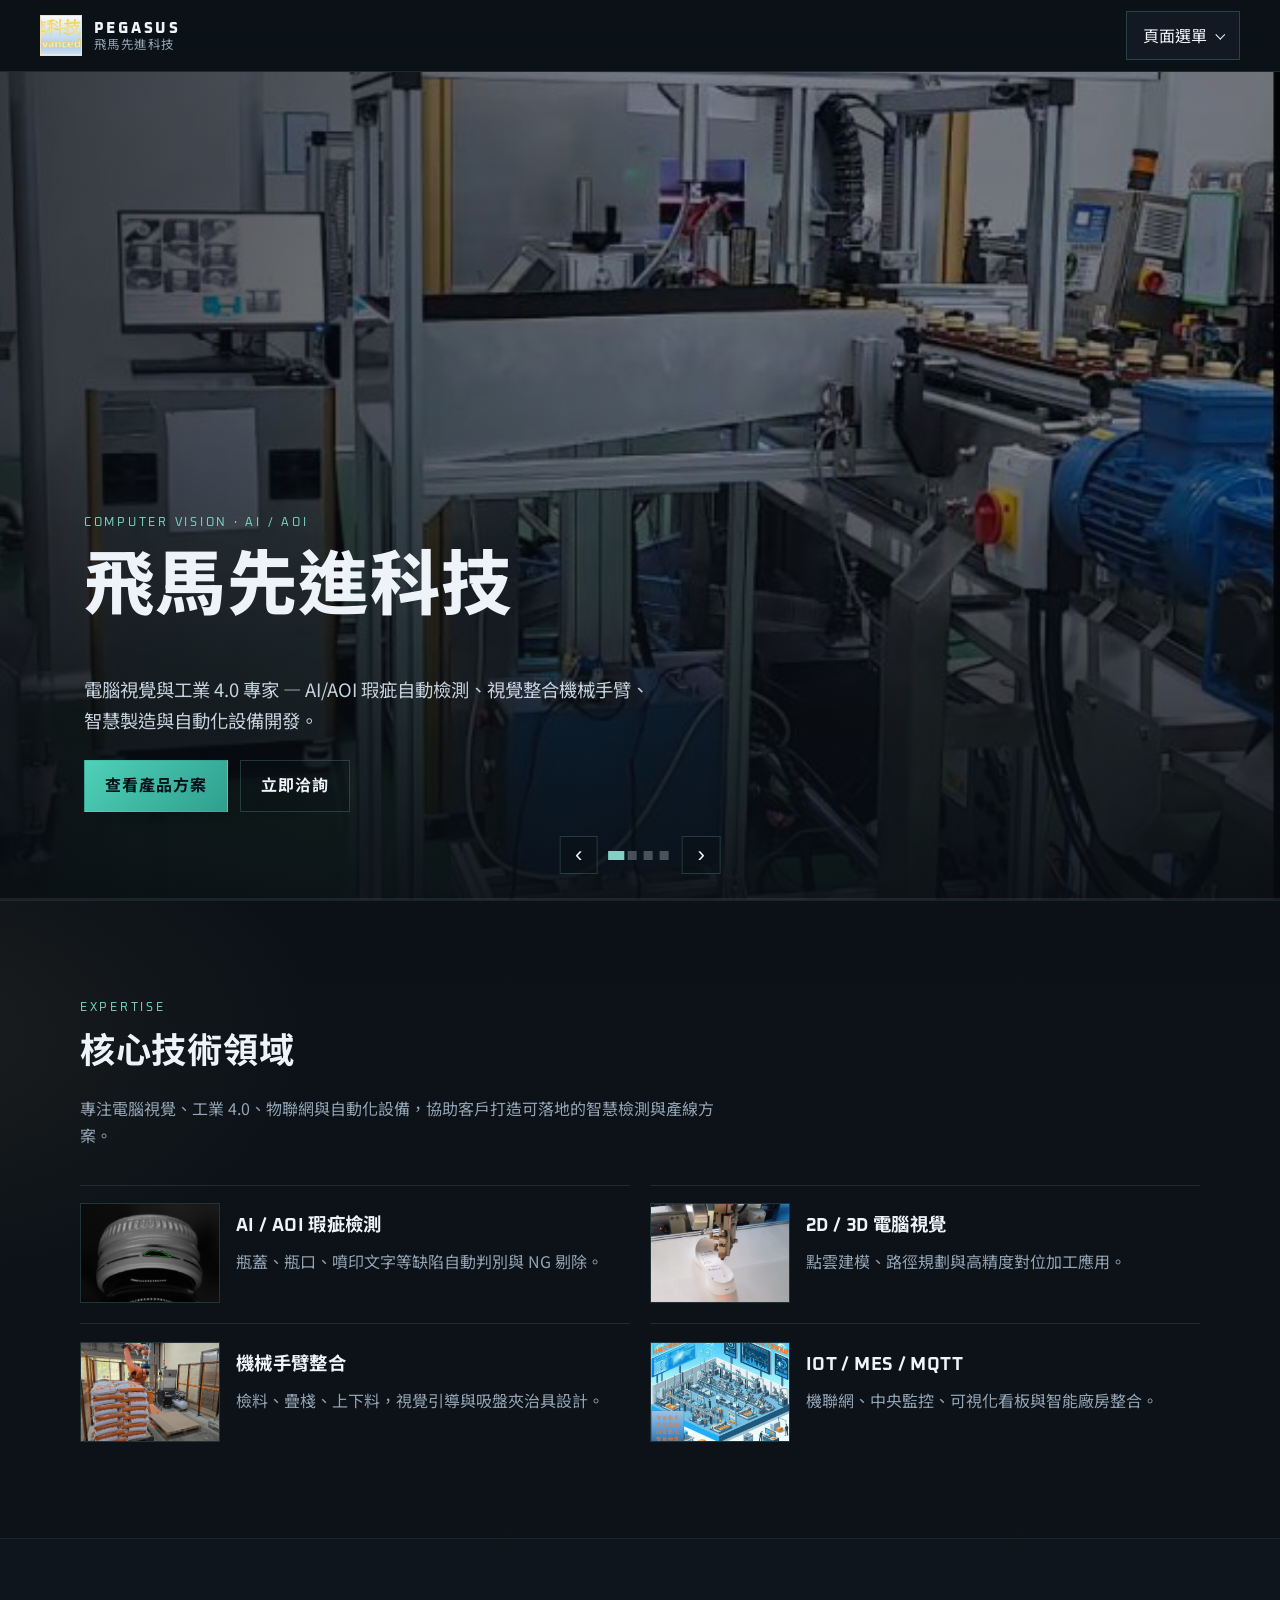
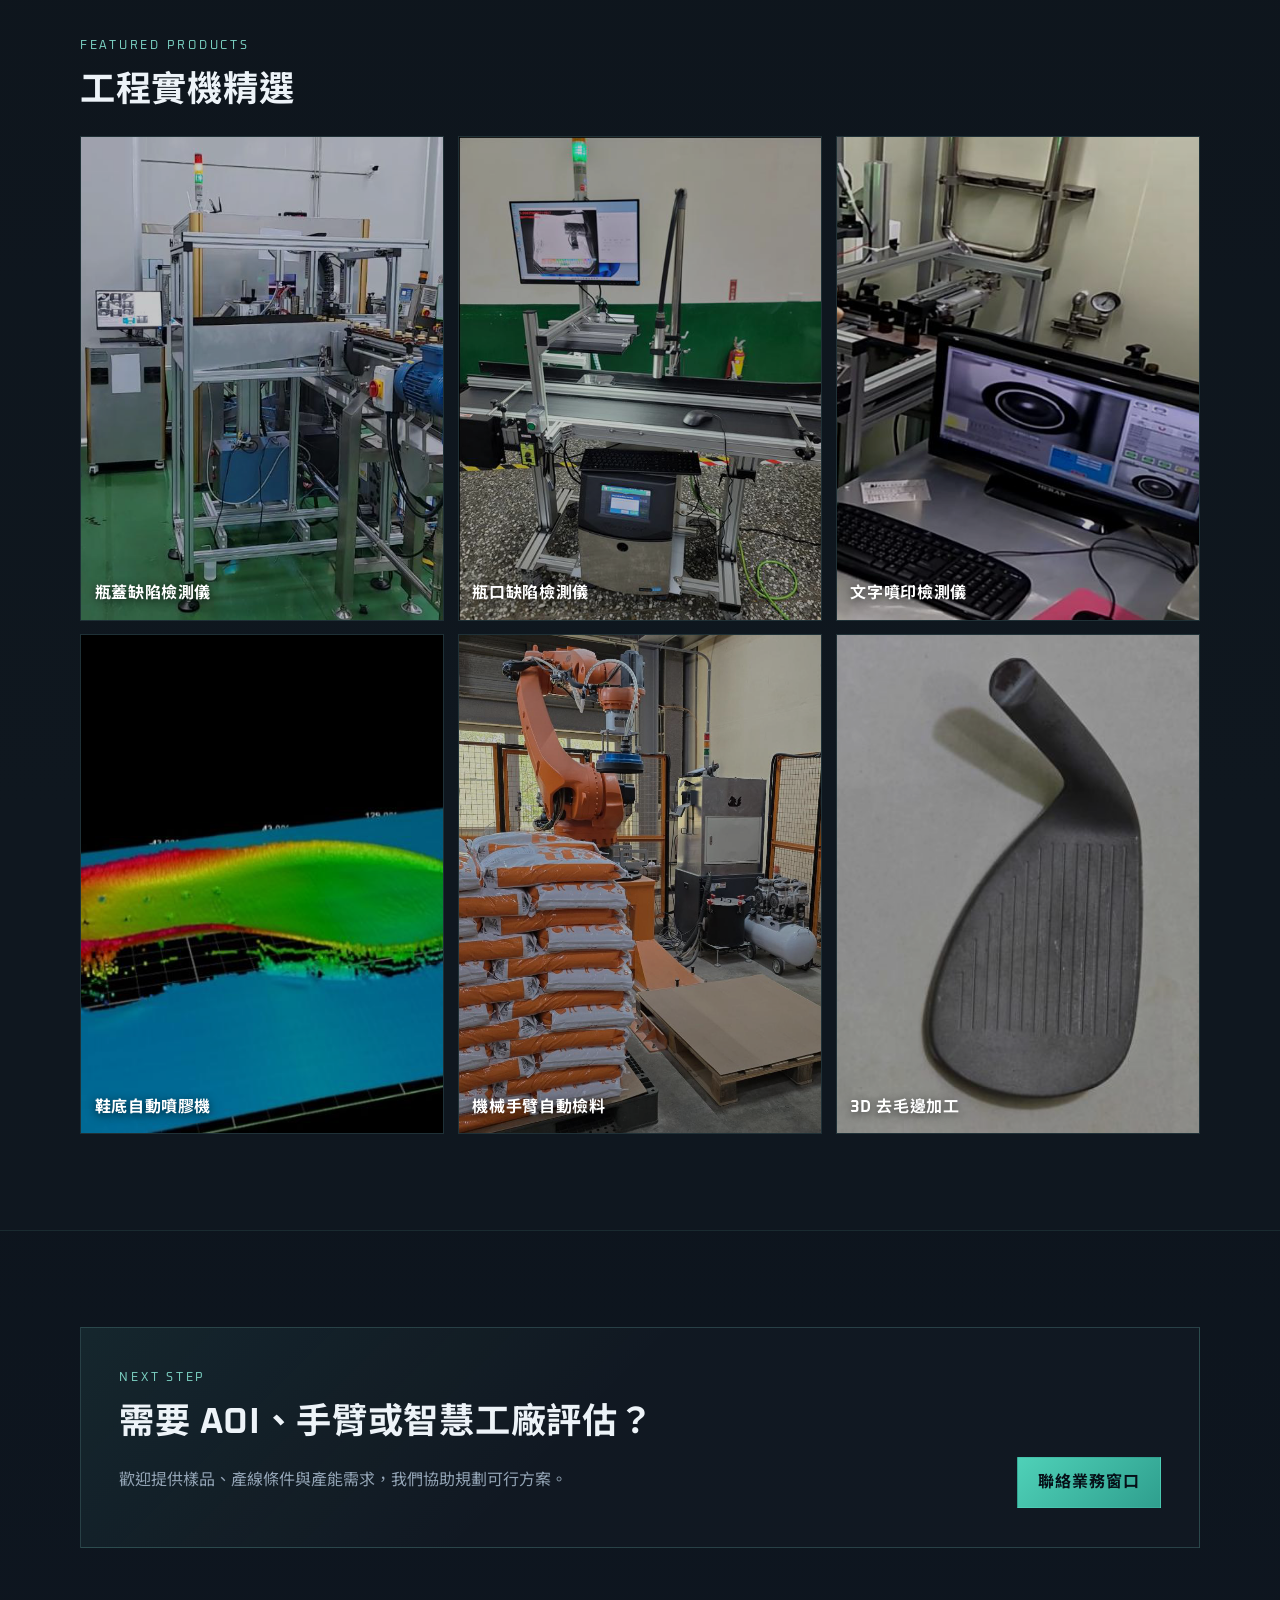
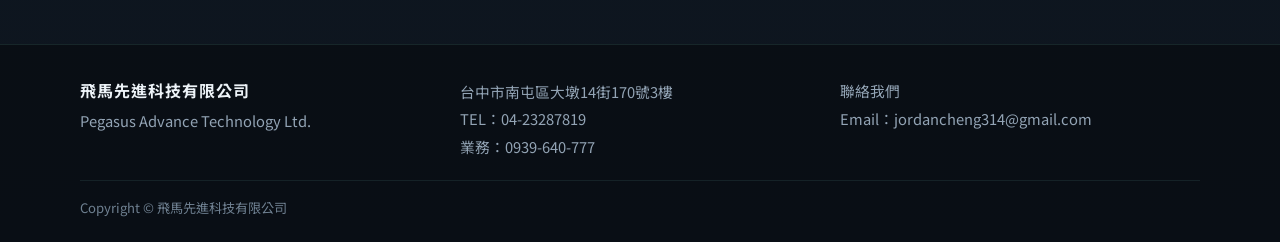
<file: index.html>
<!DOCTYPE html>
<html lang="zh-Hant">
<head>
  <meta charset="UTF-8" />
  <meta name="viewport" content="width=device-width, initial-scale=1.0" />
  <title>飛馬先進科技｜電腦視覺・工業4.0・AI/AOI</title>
  <meta name="description" content="飛馬先進科技有限公司 — 電腦視覺、工業4.0、AI/AOI瑕疵檢測、機械手臂整合、智慧製造與自動化設備開發。" />
  <link rel="icon" href="images/pdf-p1-1.png" />
  <link rel="preconnect" href="https://fonts.googleapis.com" />
  <link rel="preconnect" href="https://fonts.gstatic.com" crossorigin />
  <link href="https://fonts.googleapis.com/css2?family=Noto+Sans+TC:wght@400;500;700&family=Oxanium:wght@500;700;800&display=swap" rel="stylesheet" />
  <link rel="stylesheet" href="css/style.css" />
</head>
<body data-page="home">
  <div class="noise" aria-hidden="true"></div>
  <header class="site-header">
    <a class="brand" href="index.html">
      <img class="brand-logo" src="images/pdf-p1-1.png" alt="飛馬先進科技" />
      <span class="brand-text">
        <span class="brand-en">PEGASUS</span>
        <span class="brand-zh">飛馬先進科技</span>
      </span>
    </a>
    <nav class="nav" aria-label="主要選單">
      <div class="nav-dropdown">
        <button class="nav-trigger" type="button" aria-expanded="false" aria-haspopup="true" aria-controls="page-menu">
          頁面選單
          <span class="chevron" aria-hidden="true"></span>
        </button>
        <ul class="nav-menu" id="page-menu" role="menu">
          <li role="none"><a role="menuitem" href="index.html" class="is-active">首頁</a></li>
          <li role="none"><a role="menuitem" href="about.html">關於我們</a></li>
          <li role="none"><a role="menuitem" href="services.html">產品與解決方案</a></li>
          <li role="none"><a role="menuitem" href="gallery.html">實績相簿</a></li>
          <li role="none"><a role="menuitem" href="contact.html">聯絡我們</a></li>
        </ul>
      </div>
    </nav>
  </header>

  <main>
    <section class="hero" aria-label="形象輪播">
      <div class="carousel" data-carousel>
        <div class="carousel-track">
          <article class="slide is-active" data-slide>
            <div class="slide-visual">
              <img src="images/pdf-p1-2.png" alt="瓶蓋缺陷檢測 AOI 設備實機" />
            </div>
            <div class="slide-content">
              <p class="eyebrow">COMPUTER VISION · AI / AOI</p>
              <h1>飛馬先進科技</h1>
              <p class="lead">電腦視覺與工業 4.0 專家 — AI/AOI 瑕疵自動檢測、視覺整合機械手臂、智慧製造與自動化設備開發。</p>
              <div class="cta-row">
                <a class="btn btn-primary" href="services.html">查看產品方案</a>
                <a class="btn btn-ghost" href="contact.html">立即洽詢</a>
              </div>
            </div>
          </article>

          <article class="slide" data-slide>
            <div class="slide-visual">
              <img src="images/pdf-p2-1.png" alt="3D AI 智能機械手臂自動檢料與疊棧" />
            </div>
            <div class="slide-content">
              <p class="eyebrow">ROBOTICS · SMART HANDLING</p>
              <h1>視覺 × 機械手臂</h1>
              <p class="lead">3D AI 智能機械手臂自動檢料、自動疊棧與上下料整合，兼顧客製吸盤與產線節奏。</p>
              <div class="cta-row">
                <a class="btn btn-primary" href="services.html#robot">了解手臂方案</a>
                <a class="btn btn-ghost" href="gallery.html">看實機照片</a>
              </div>
            </div>
          </article>

          <article class="slide" data-slide>
            <div class="slide-visual">
              <img src="images/pdf-p1-5.png" alt="鞋底 3D 點雲與自動噴膠路徑" />
            </div>
            <div class="slide-content">
              <p class="eyebrow">2D &amp; 3D VISION</p>
              <h1>3D 視覺自動噴膠</h1>
              <p class="lead">動態 3D 成像、自動產出噴膠路徑，每分鐘可處理多片鞋底，精準對位製程需求。</p>
              <div class="cta-row">
                <a class="btn btn-primary" href="services.html#glue">鞋底噴膠方案</a>
                <a class="btn btn-ghost" href="services.html">全部產品</a>
              </div>
            </div>
          </article>

          <article class="slide" data-slide>
            <div class="slide-visual">
              <img src="images/pdf-p3-1.png" alt="工廠 MES、機聯網與中央監控示意" />
            </div>
            <div class="slide-content">
              <p class="eyebrow">MES · IOT · MQTT</p>
              <h1>智慧工廠監控</h1>
              <p class="lead">工廠 MES 自動化、機聯網、中央監控與可視化看板，串接設備數據與產線管理。</p>
              <div class="cta-row">
                <a class="btn btn-primary" href="services.html#mes">MES 解決方案</a>
                <a class="btn btn-ghost" href="about.html">關於飛馬</a>
              </div>
            </div>
          </article>
        </div>

        <div class="carousel-controls">
          <button type="button" class="carousel-btn" data-prev aria-label="上一張">‹</button>
          <div class="carousel-dots" data-dots></div>
          <button type="button" class="carousel-btn" data-next aria-label="下一張">›</button>
        </div>
        <div class="carousel-progress" aria-hidden="true"><span data-progress></span></div>
      </div>
    </section>

    <section class="section section-focus">
      <div class="section-inner">
        <p class="eyebrow">EXPERTISE</p>
        <h2>核心技術領域</h2>
        <p class="section-desc">專注電腦視覺、工業 4.0、物聯網與自動化設備，協助客戶打造可落地的智慧檢測與產線方案。</p>
        <ul class="pillars">
          <li>
            <img src="images/blog-11.jpg" alt="AOI 瓶蓋瑕疵檢測影像" />
            <div>
              <h3>AI / AOI 瑕疵檢測</h3>
              <p>瓶蓋、瓶口、噴印文字等缺陷自動判別與 NG 剔除。</p>
            </div>
          </li>
          <li>
            <img src="images/pdf-p1-6.png" alt="鞋底自動噴膠製程" />
            <div>
              <h3>2D / 3D 電腦視覺</h3>
              <p>點雲建模、路徑規劃與高精度對位加工應用。</p>
            </div>
          </li>
          <li>
            <img src="images/pdf-p2-1.png" alt="機械手臂自動搬運" />
            <div>
              <h3>機械手臂整合</h3>
              <p>檢料、疊棧、上下料，視覺引導與吸盤夾治具設計。</p>
            </div>
          </li>
          <li>
            <img src="images/pdf-p3-1.png" alt="智慧製造示意" />
            <div>
              <h3>IOT / MES / MQTT</h3>
              <p>機聯網、中央監控、可視化看板與智能廠房整合。</p>
            </div>
          </li>
        </ul>
      </div>
    </section>

    <section class="section section-alt">
      <div class="section-inner">
        <p class="eyebrow">FEATURED PRODUCTS</p>
        <h2>工程實機精選</h2>
        <div class="photo-strip">
          <a href="services.html#aoi-cap" class="photo-tile">
            <img src="images/pdf-p1-2.png" alt="瓶蓋缺陷檢測儀" />
            <span>瓶蓋缺陷檢測儀</span>
          </a>
          <a href="services.html#aoi-neck" class="photo-tile">
            <img src="images/pdf-p1-4.png" alt="瓶口缺陷檢測儀" />
            <span>瓶口缺陷檢測儀</span>
          </a>
          <a href="services.html#aoi-print" class="photo-tile">
            <img src="images/pdf-p1-3.png" alt="文字噴印檢測儀" />
            <span>文字噴印檢測儀</span>
          </a>
          <a href="services.html#glue" class="photo-tile">
            <img src="images/pdf-p1-5.png" alt="鞋底自動噴膠機" />
            <span>鞋底自動噴膠機</span>
          </a>
          <a href="services.html#robot" class="photo-tile">
            <img src="images/pdf-p2-1.png" alt="機械手臂自動檢料" />
            <span>機械手臂自動檢料</span>
          </a>
          <a href="services.html#deburr" class="photo-tile">
            <img src="images/pdf-p2-6.png" alt="粉末冶金去毛邊系統" />
            <span>3D 去毛邊加工</span>
          </a>
        </div>
      </div>
    </section>

    <section class="section section-signal">
      <div class="section-inner signal-panel">
        <div>
          <p class="eyebrow">NEXT STEP</p>
          <h2>需要 AOI、手臂或智慧工廠評估？</h2>
          <p>歡迎提供樣品、產線條件與產能需求，我們協助規劃可行方案。</p>
        </div>
        <a class="btn btn-primary" href="contact.html">聯絡業務窗口</a>
      </div>
    </section>
  </main>

  <footer class="site-footer">
    <div class="footer-inner">
      <div>
        <strong>飛馬先進科技有限公司</strong>
        <p>Pegasus Advance Technology Ltd.</p>
      </div>
      <div>
        <p>台中市南屯區大墩14街170號3樓</p>
        <p>TEL：04-23287819</p>
        <p>業務：0939-640-777</p>
      </div>
      <div>
        <a href="contact.html">聯絡我們</a>
        <p>Email：jordancheng314@gmail.com</p>
      </div>
    </div>
    <p class="copyright">Copyright © 飛馬先進科技有限公司</p>
  </footer>

  <script src="js/main.js"></script>
</body>
</html>
</file>
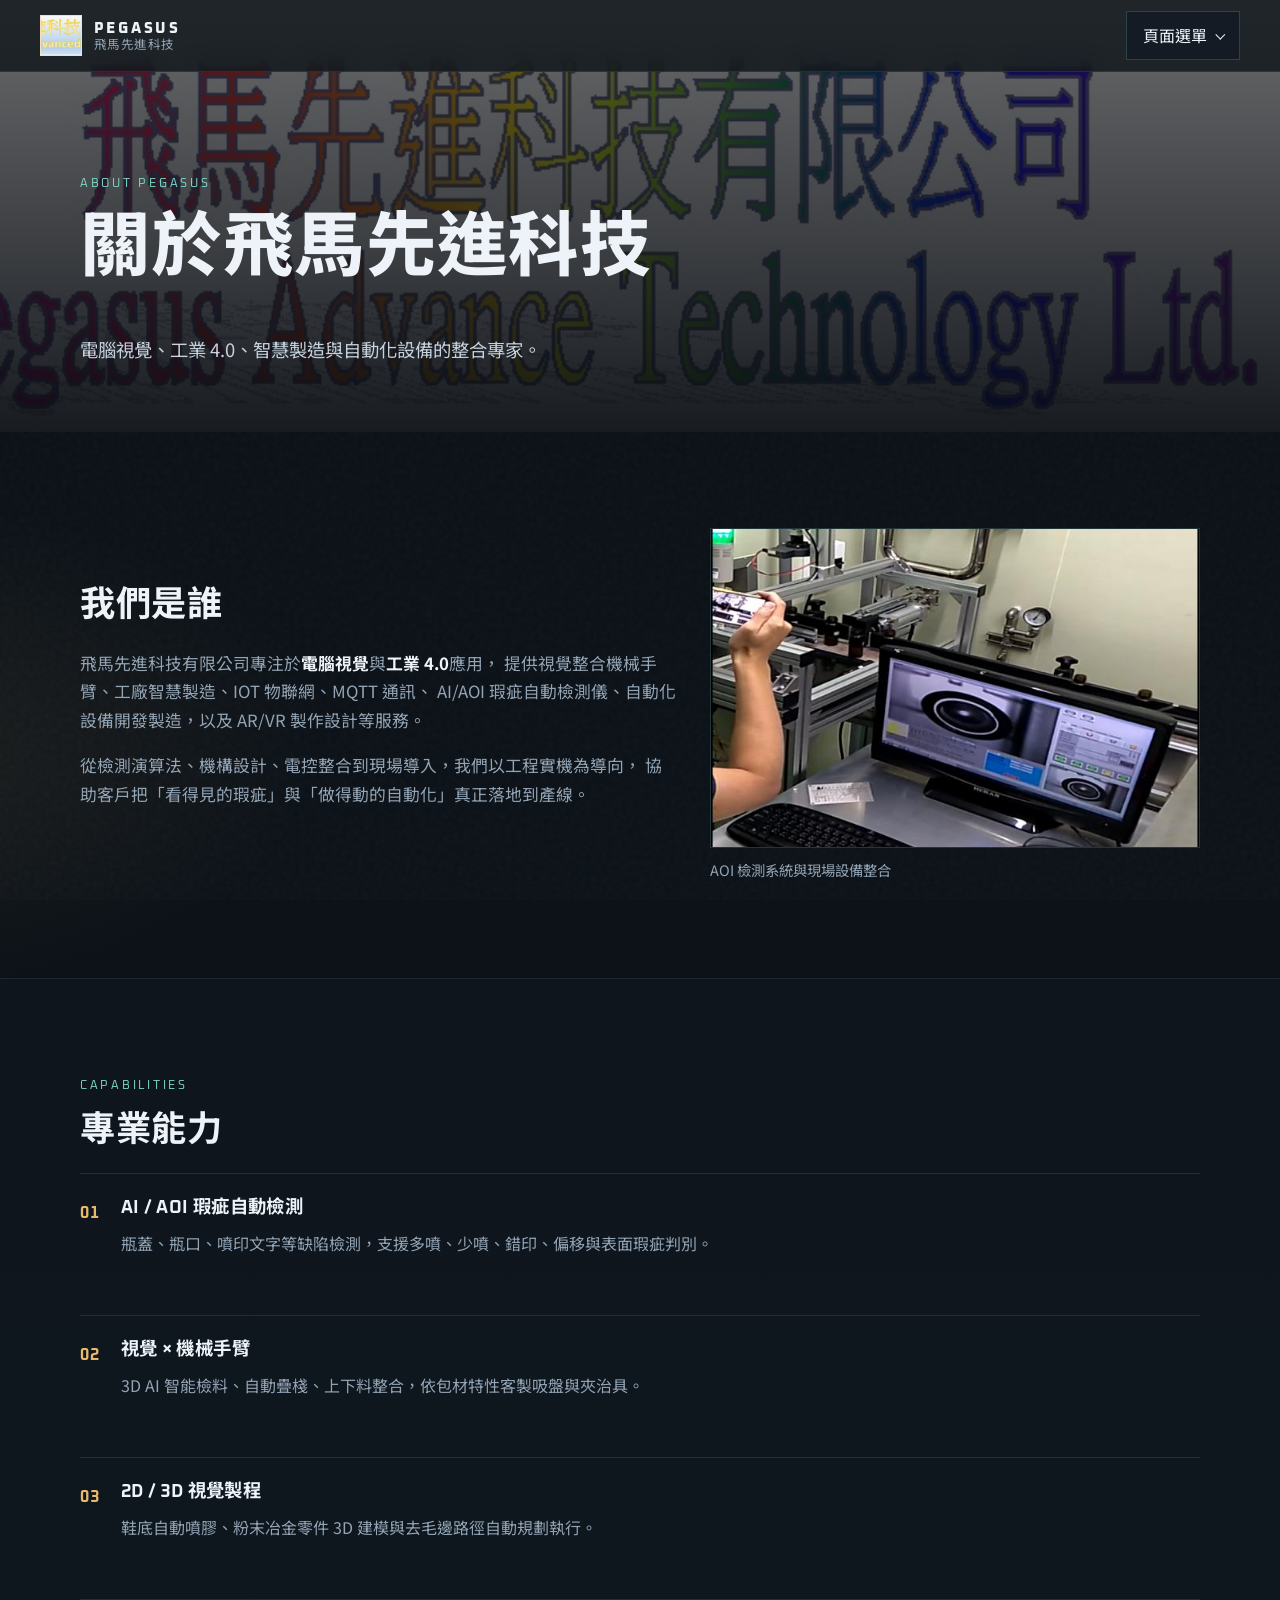
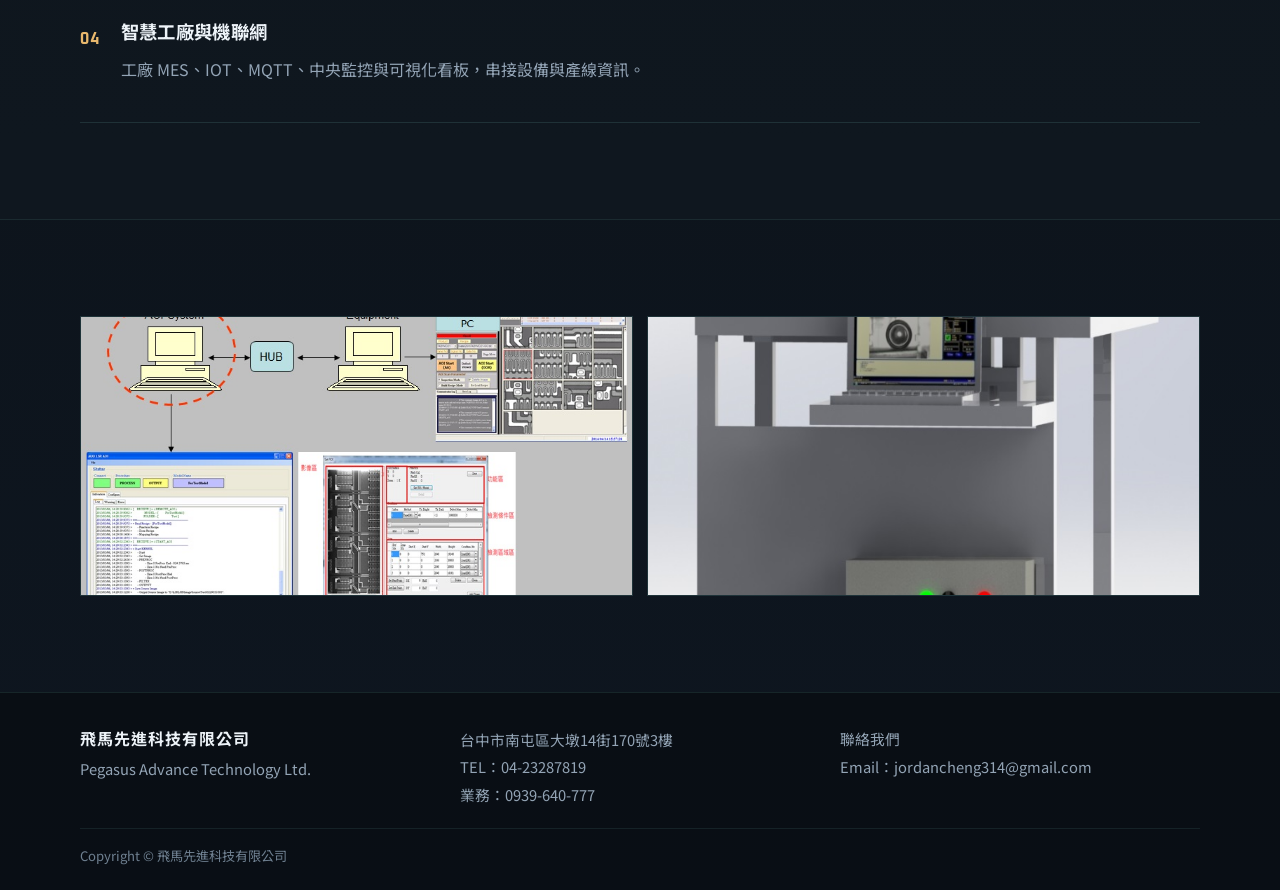
<file: about.html>
<!DOCTYPE html>
<html lang="zh-Hant">
<head>
  <meta charset="UTF-8" />
  <meta name="viewport" content="width=device-width, initial-scale=1.0" />
  <title>關於我們｜飛馬先進科技</title>
  <meta name="description" content="飛馬先進科技 — 電腦視覺、工業4.0、AI/AOI、機械手臂與智慧製造專家。" />
  <link rel="icon" href="images/pdf-p1-1.png" />
  <link rel="preconnect" href="https://fonts.googleapis.com" />
  <link rel="preconnect" href="https://fonts.gstatic.com" crossorigin />
  <link href="https://fonts.googleapis.com/css2?family=Noto+Sans+TC:wght@400;500;700&family=Oxanium:wght@500;700;800&display=swap" rel="stylesheet" />
  <link rel="stylesheet" href="css/style.css" />
</head>
<body data-page="about">
  <div class="noise" aria-hidden="true"></div>
  <header class="site-header">
    <a class="brand" href="index.html">
      <img class="brand-logo" src="images/pdf-p1-1.png" alt="飛馬先進科技" />
      <span class="brand-text">
        <span class="brand-en">PEGASUS</span>
        <span class="brand-zh">飛馬先進科技</span>
      </span>
    </a>
    <nav class="nav" aria-label="主要選單">
      <div class="nav-dropdown">
        <button class="nav-trigger" type="button" aria-expanded="false" aria-haspopup="true" aria-controls="page-menu">
          頁面選單
          <span class="chevron" aria-hidden="true"></span>
        </button>
        <ul class="nav-menu" id="page-menu" role="menu">
          <li role="none"><a role="menuitem" href="index.html">首頁</a></li>
          <li role="none"><a role="menuitem" href="about.html" class="is-active">關於我們</a></li>
          <li role="none"><a role="menuitem" href="services.html">產品與解決方案</a></li>
          <li role="none"><a role="menuitem" href="gallery.html">實績相簿</a></li>
          <li role="none"><a role="menuitem" href="contact.html">聯絡我們</a></li>
        </ul>
      </div>
    </nav>
  </header>

  <main>
    <section class="page-hero page-hero--photo">
      <img class="page-hero-img" src="images/blog-01.jpg" alt="飛馬先進科技品牌形象" />
      <div class="page-hero-content">
        <p class="eyebrow">ABOUT PEGASUS</p>
        <h1>關於飛馬先進科技</h1>
        <p class="lead">電腦視覺、工業 4.0、智慧製造與自動化設備的整合專家。</p>
      </div>
    </section>

    <section class="section">
      <div class="section-inner about-grid">
        <div class="prose-block">
          <h2>我們是誰</h2>
          <p>
            飛馬先進科技有限公司專注於<strong>電腦視覺</strong>與<strong>工業 4.0</strong>應用，
            提供視覺整合機械手臂、工廠智慧製造、IOT 物聯網、MQTT 通訊、
            AI/AOI 瑕疵自動檢測儀、自動化設備開發製造，以及 AR/VR 製作設計等服務。
          </p>
          <p>
            從檢測演算法、機構設計、電控整合到現場導入，我們以工程實機為導向，
            協助客戶把「看得見的瑕疵」與「做得動的自動化」真正落地到產線。
          </p>
        </div>
        <figure class="about-figure">
          <img src="images/pdf-p1-3.png" alt="AOI 檢測軟體與產線設備" />
          <figcaption>AOI 檢測系統與現場設備整合</figcaption>
        </figure>
      </div>
    </section>

    <section class="section section-alt">
      <div class="section-inner">
        <p class="eyebrow">CAPABILITIES</p>
        <h2>專業能力</h2>
        <ul class="capability-list">
          <li>
            <span class="cap-index">01</span>
            <div>
              <h3>AI / AOI 瑕疵自動檢測</h3>
              <p>瓶蓋、瓶口、噴印文字等缺陷檢測，支援多噴、少噴、錯印、偏移與表面瑕疵判別。</p>
            </div>
          </li>
          <li>
            <span class="cap-index">02</span>
            <div>
              <h3>視覺 × 機械手臂</h3>
              <p>3D AI 智能檢料、自動疊棧、上下料整合，依包材特性客製吸盤與夾治具。</p>
            </div>
          </li>
          <li>
            <span class="cap-index">03</span>
            <div>
              <h3>2D / 3D 視覺製程</h3>
              <p>鞋底自動噴膠、粉末冶金零件 3D 建模與去毛邊路徑自動規劃執行。</p>
            </div>
          </li>
          <li>
            <span class="cap-index">04</span>
            <div>
              <h3>智慧工廠與機聯網</h3>
              <p>工廠 MES、IOT、MQTT、中央監控與可視化看板，串接設備與產線資訊。</p>
            </div>
          </li>
        </ul>
      </div>
    </section>

    <section class="section">
      <div class="section-inner">
        <div class="duo-photos">
          <img src="images/blog-07.jpg" alt="AOI System 系統架構" />
          <img src="images/blog-04.jpg" alt="PEGASUS-VENUS 視覺檢測系統" />
        </div>
      </div>
    </section>
  </main>

  <footer class="site-footer">
    <div class="footer-inner">
      <div>
        <strong>飛馬先進科技有限公司</strong>
        <p>Pegasus Advance Technology Ltd.</p>
      </div>
      <div>
        <p>台中市南屯區大墩14街170號3樓</p>
        <p>TEL：04-23287819</p>
        <p>業務：0939-640-777</p>
      </div>
      <div>
        <a href="contact.html">聯絡我們</a>
        <p>Email：jordancheng314@gmail.com</p>
      </div>
    </div>
    <p class="copyright">Copyright © 飛馬先進科技有限公司</p>
  </footer>

  <script src="js/main.js"></script>
</body>
</html>
</file>
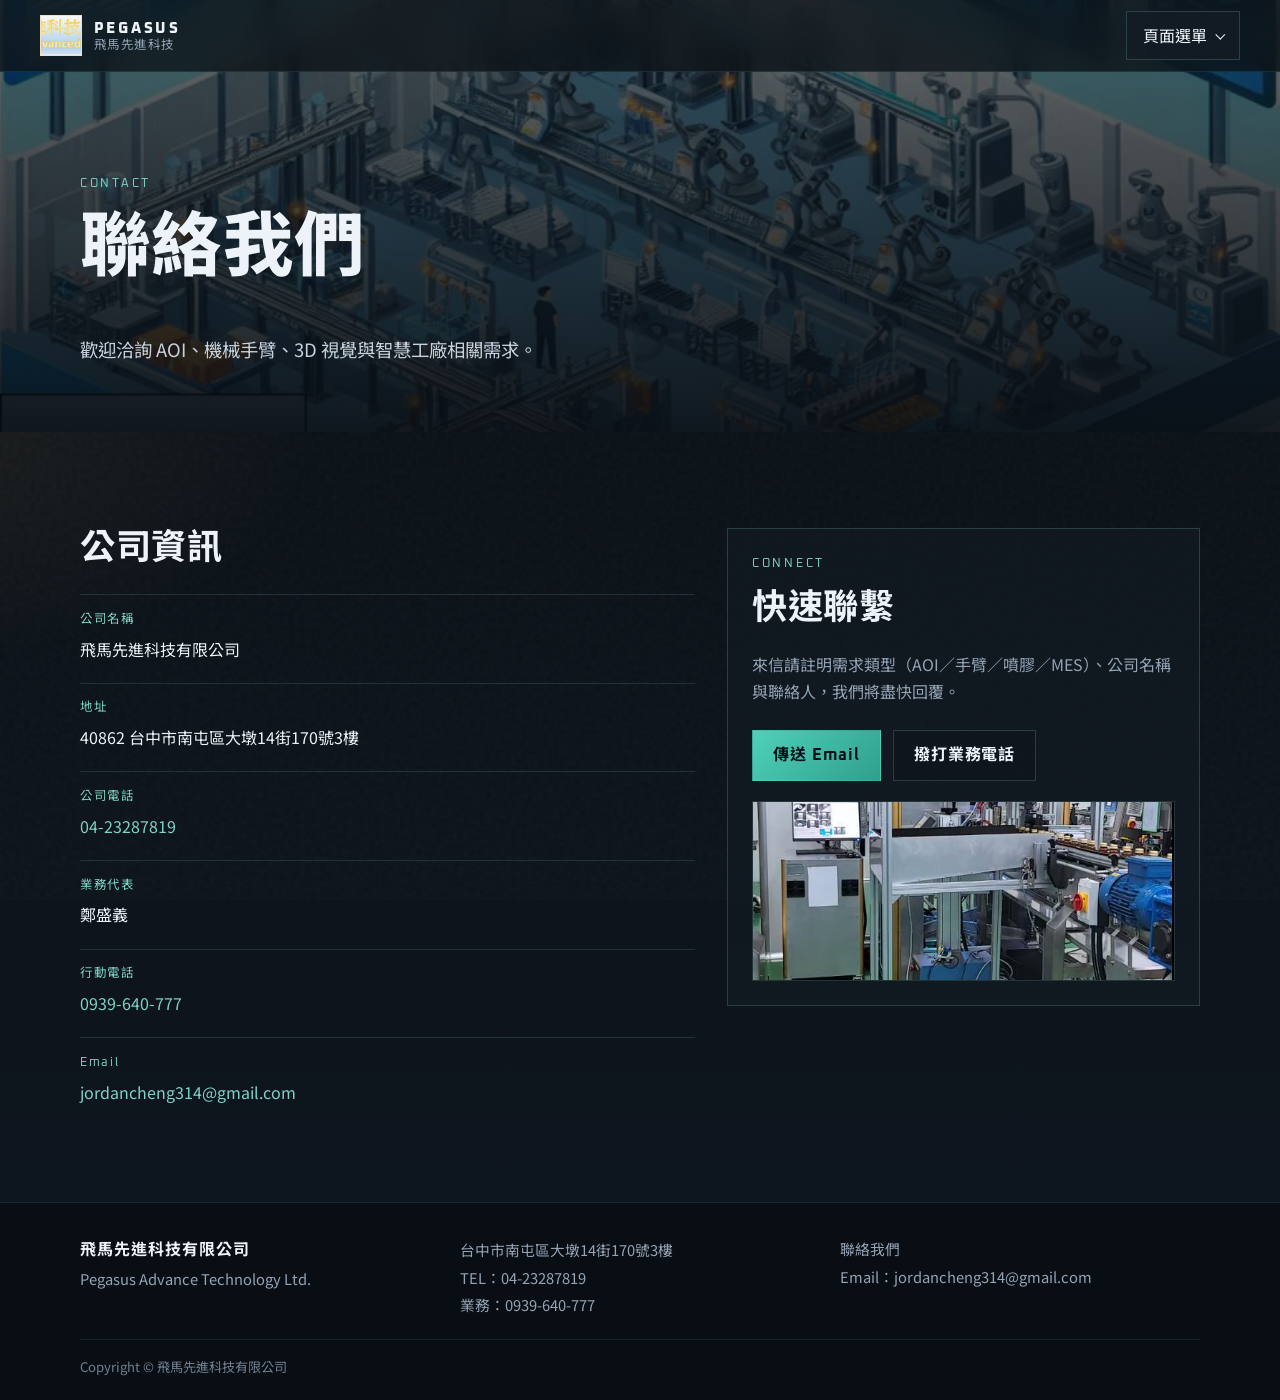
<file: contact.html>
<!DOCTYPE html>
<html lang="zh-Hant">
<head>
  <meta charset="UTF-8" />
  <meta name="viewport" content="width=device-width, initial-scale=1.0" />
  <title>聯絡我們｜飛馬先進科技</title>
  <meta name="description" content="聯絡飛馬先進科技：台中市南屯區，業務代表鄭盛義 0939-640-777。" />
  <link rel="icon" href="images/pdf-p1-1.png" />
  <link rel="preconnect" href="https://fonts.googleapis.com" />
  <link rel="preconnect" href="https://fonts.gstatic.com" crossorigin />
  <link href="https://fonts.googleapis.com/css2?family=Noto+Sans+TC:wght@400;500;700&family=Oxanium:wght@500;700;800&display=swap" rel="stylesheet" />
  <link rel="stylesheet" href="css/style.css" />
</head>
<body data-page="contact">
  <div class="noise" aria-hidden="true"></div>
  <header class="site-header">
    <a class="brand" href="index.html">
      <img class="brand-logo" src="images/pdf-p1-1.png" alt="飛馬先進科技" />
      <span class="brand-text">
        <span class="brand-en">PEGASUS</span>
        <span class="brand-zh">飛馬先進科技</span>
      </span>
    </a>
    <nav class="nav" aria-label="主要選單">
      <div class="nav-dropdown">
        <button class="nav-trigger" type="button" aria-expanded="false" aria-haspopup="true" aria-controls="page-menu">
          頁面選單
          <span class="chevron" aria-hidden="true"></span>
        </button>
        <ul class="nav-menu" id="page-menu" role="menu">
          <li role="none"><a role="menuitem" href="index.html">首頁</a></li>
          <li role="none"><a role="menuitem" href="about.html">關於我們</a></li>
          <li role="none"><a role="menuitem" href="services.html">產品與解決方案</a></li>
          <li role="none"><a role="menuitem" href="gallery.html">實績相簿</a></li>
          <li role="none"><a role="menuitem" href="contact.html" class="is-active">聯絡我們</a></li>
        </ul>
      </div>
    </nav>
  </header>

  <main>
    <section class="page-hero page-hero--photo">
      <img class="page-hero-img" src="images/pdf-p3-1.png" alt="智慧製造諮詢" />
      <div class="page-hero-content">
        <p class="eyebrow">CONTACT</p>
        <h1>聯絡我們</h1>
        <p class="lead">歡迎洽詢 AOI、機械手臂、3D 視覺與智慧工廠相關需求。</p>
      </div>
    </section>

    <section class="section">
      <div class="section-inner contact-layout">
        <div class="contact-list">
          <h2>公司資訊</h2>
          <dl class="info-grid info-grid--stack">
            <div>
              <dt>公司名稱</dt>
              <dd>飛馬先進科技有限公司</dd>
            </div>
            <div>
              <dt>地址</dt>
              <dd>40862 台中市南屯區大墩14街170號3樓</dd>
            </div>
            <div>
              <dt>公司電話</dt>
              <dd><a href="tel:+886423287819">04-23287819</a></dd>
            </div>
            <div>
              <dt>業務代表</dt>
              <dd>鄭盛義</dd>
            </div>
            <div>
              <dt>行動電話</dt>
              <dd><a href="tel:+886939640777">0939-640-777</a></dd>
            </div>
            <div>
              <dt>Email</dt>
              <dd><a href="mailto:jordancheng314@gmail.com">jordancheng314@gmail.com</a></dd>
            </div>
          </dl>
        </div>

        <aside class="contact-aside">
          <p class="eyebrow">CONNECT</p>
          <h2>快速聯繫</h2>
          <p>來信請註明需求類型（AOI／手臂／噴膠／MES）、公司名稱與聯絡人，我們將盡快回覆。</p>
          <div class="cta-row">
            <a class="btn btn-primary" href="mailto:jordancheng314@gmail.com">傳送 Email</a>
            <a class="btn btn-ghost" href="tel:+886939640777">撥打業務電話</a>
          </div>
          <img class="contact-photo" src="images/pdf-p1-2.png" alt="飛馬先進科技檢測設備" />
        </aside>
      </div>
    </section>
  </main>

  <footer class="site-footer">
    <div class="footer-inner">
      <div>
        <strong>飛馬先進科技有限公司</strong>
        <p>Pegasus Advance Technology Ltd.</p>
      </div>
      <div>
        <p>台中市南屯區大墩14街170號3樓</p>
        <p>TEL：04-23287819</p>
        <p>業務：0939-640-777</p>
      </div>
      <div>
        <a href="contact.html">聯絡我們</a>
        <p>Email：jordancheng314@gmail.com</p>
      </div>
    </div>
    <p class="copyright">Copyright © 飛馬先進科技有限公司</p>
  </footer>

  <script src="js/main.js"></script>
</body>
</html>
</file>
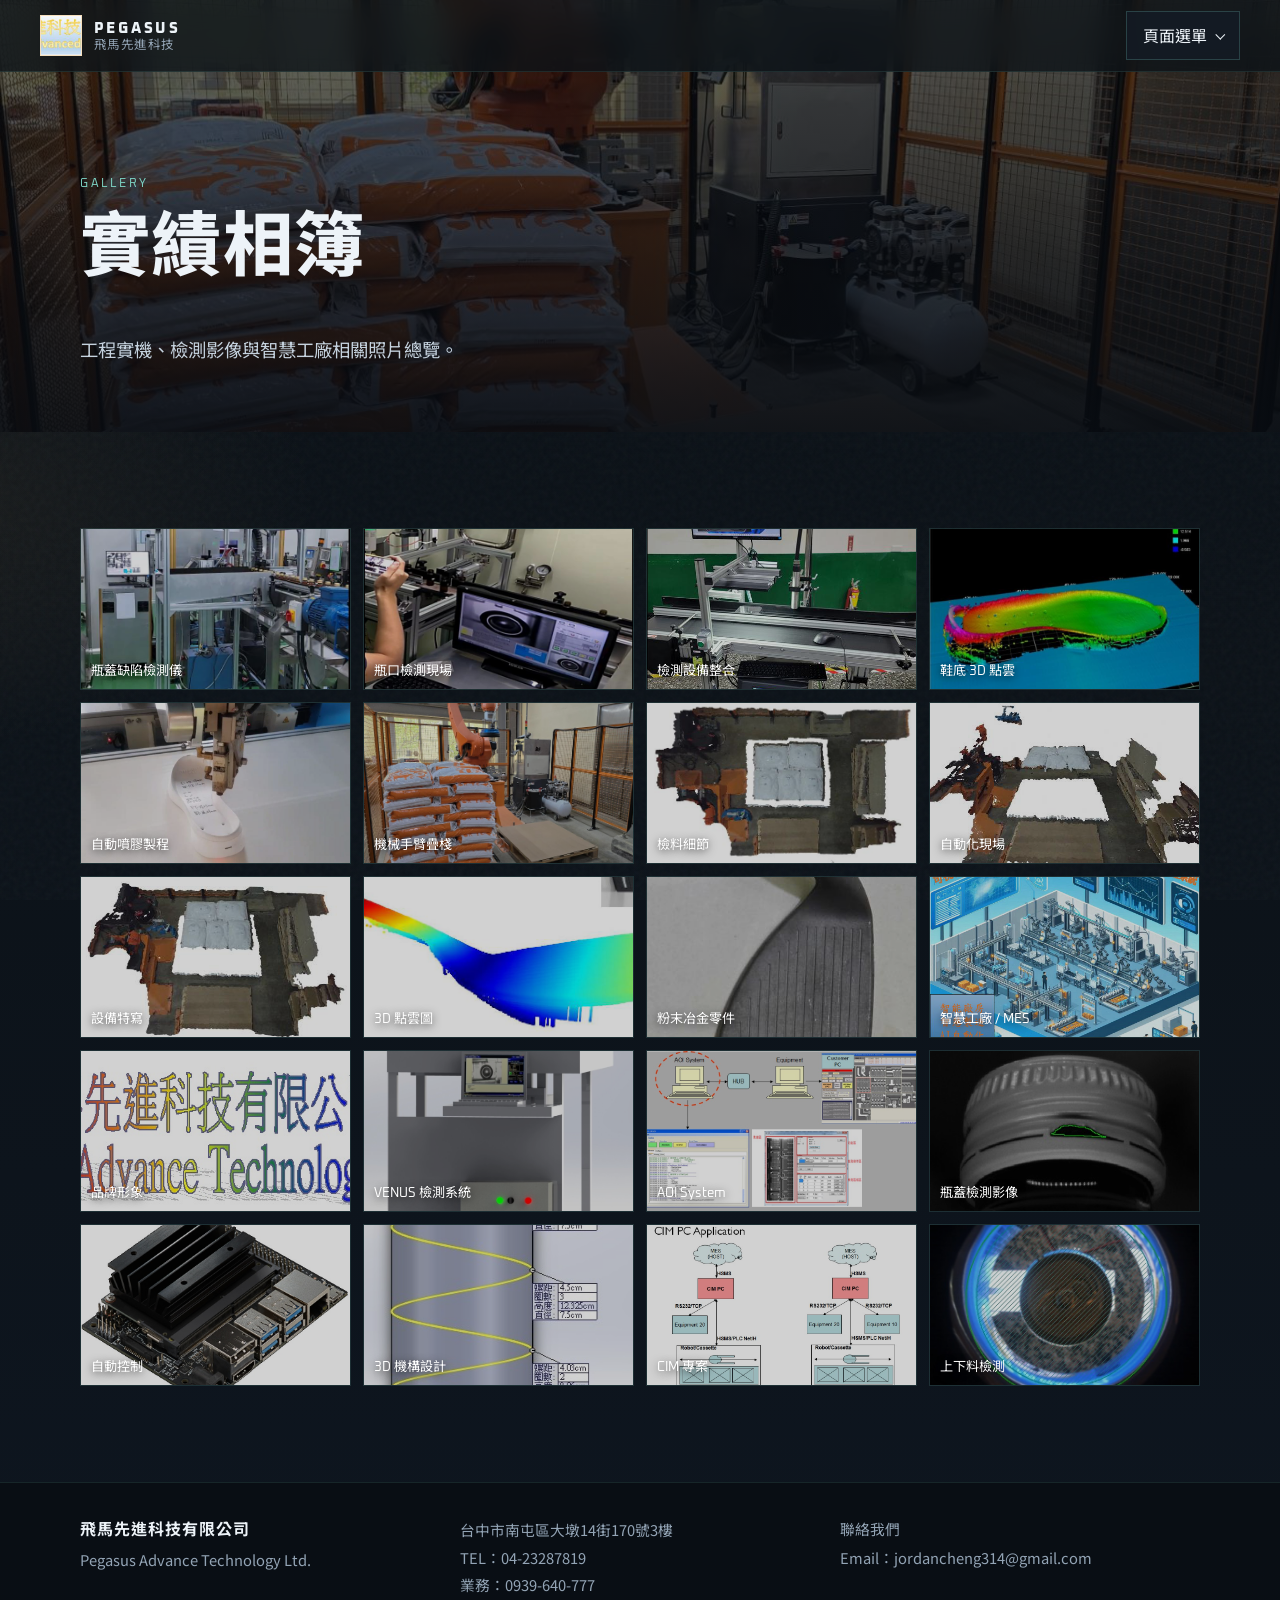
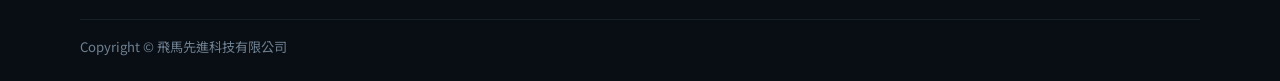
<file: gallery.html>
<!DOCTYPE html>
<html lang="zh-Hant">
<head>
  <meta charset="UTF-8" />
  <meta name="viewport" content="width=device-width, initial-scale=1.0" />
  <title>實績相簿｜飛馬先進科技</title>
  <meta name="description" content="飛馬先進科技工程實機與產品照片：AOI、機械手臂、3D 視覺、智慧工廠。" />
  <link rel="icon" href="images/pdf-p1-1.png" />
  <link rel="preconnect" href="https://fonts.googleapis.com" />
  <link rel="preconnect" href="https://fonts.gstatic.com" crossorigin />
  <link href="https://fonts.googleapis.com/css2?family=Noto+Sans+TC:wght@400;500;700&family=Oxanium:wght@500;700;800&display=swap" rel="stylesheet" />
  <link rel="stylesheet" href="css/style.css" />
</head>
<body data-page="gallery">
  <div class="noise" aria-hidden="true"></div>
  <header class="site-header">
    <a class="brand" href="index.html">
      <img class="brand-logo" src="images/pdf-p1-1.png" alt="飛馬先進科技" />
      <span class="brand-text">
        <span class="brand-en">PEGASUS</span>
        <span class="brand-zh">飛馬先進科技</span>
      </span>
    </a>
    <nav class="nav" aria-label="主要選單">
      <div class="nav-dropdown">
        <button class="nav-trigger" type="button" aria-expanded="false" aria-haspopup="true" aria-controls="page-menu">
          頁面選單
          <span class="chevron" aria-hidden="true"></span>
        </button>
        <ul class="nav-menu" id="page-menu" role="menu">
          <li role="none"><a role="menuitem" href="index.html">首頁</a></li>
          <li role="none"><a role="menuitem" href="about.html">關於我們</a></li>
          <li role="none"><a role="menuitem" href="services.html">產品與解決方案</a></li>
          <li role="none"><a role="menuitem" href="gallery.html" class="is-active">實績相簿</a></li>
          <li role="none"><a role="menuitem" href="contact.html">聯絡我們</a></li>
        </ul>
      </div>
    </nav>
  </header>

  <main>
    <section class="page-hero page-hero--photo">
      <img class="page-hero-img" src="images/pdf-p2-1.png" alt="機械手臂實績現場" />
      <div class="page-hero-content">
        <p class="eyebrow">GALLERY</p>
        <h1>實績相簿</h1>
        <p class="lead">工程實機、檢測影像與智慧工廠相關照片總覽。</p>
      </div>
    </section>

    <section class="section">
      <div class="section-inner">
        <div class="gallery-grid" data-lightbox-gallery>
          <button type="button" class="gallery-item" data-full="images/pdf-p1-2.png">
            <img src="images/pdf-p1-2.png" alt="瓶蓋缺陷檢測儀產線" />
            <span>瓶蓋缺陷檢測儀</span>
          </button>
          <button type="button" class="gallery-item" data-full="images/pdf-p1-3.png">
            <img src="images/pdf-p1-3.png" alt="瓶口檢測作業" />
            <span>瓶口檢測現場</span>
          </button>
          <button type="button" class="gallery-item" data-full="images/pdf-p1-4.png">
            <img src="images/pdf-p1-4.png" alt="文字噴印 / 瓶口檢測設備" />
            <span>檢測設備整合</span>
          </button>
          <button type="button" class="gallery-item" data-full="images/pdf-p1-5.png">
            <img src="images/pdf-p1-5.png" alt="鞋底 3D 點雲" />
            <span>鞋底 3D 點雲</span>
          </button>
          <button type="button" class="gallery-item" data-full="images/pdf-p1-6.png">
            <img src="images/pdf-p1-6.png" alt="鞋底自動噴膠" />
            <span>自動噴膠製程</span>
          </button>
          <button type="button" class="gallery-item" data-full="images/pdf-p2-1.png">
            <img src="images/pdf-p2-1.png" alt="機械手臂自動疊棧" />
            <span>機械手臂疊棧</span>
          </button>
          <button type="button" class="gallery-item" data-full="images/pdf-p2-2.png">
            <img src="images/pdf-p2-2.png" alt="手臂檢料細節" />
            <span>檢料細節</span>
          </button>
          <button type="button" class="gallery-item" data-full="images/pdf-p2-3.png">
            <img src="images/pdf-p2-3.png" alt="自動化現場" />
            <span>自動化現場</span>
          </button>
          <button type="button" class="gallery-item" data-full="images/pdf-p2-4.png">
            <img src="images/pdf-p2-4.png" alt="設備特寫" />
            <span>設備特寫</span>
          </button>
          <button type="button" class="gallery-item" data-full="images/pdf-p2-5.png">
            <img src="images/pdf-p2-5.png" alt="3D 點雲圖" />
            <span>3D 點雲圖</span>
          </button>
          <button type="button" class="gallery-item" data-full="images/pdf-p2-6.png">
            <img src="images/pdf-p2-6.png" alt="高爾夫球頭零件" />
            <span>粉末冶金零件</span>
          </button>
          <button type="button" class="gallery-item" data-full="images/pdf-p3-1.png">
            <img src="images/pdf-p3-1.png" alt="智慧工廠示意" />
            <span>智慧工廠 / MES</span>
          </button>
          <button type="button" class="gallery-item" data-full="images/blog-01.jpg">
            <img src="images/blog-01.jpg" alt="品牌形象" />
            <span>品牌形象</span>
          </button>
          <button type="button" class="gallery-item" data-full="images/blog-04.jpg">
            <img src="images/blog-04.jpg" alt="VENUS 視覺檢測系統" />
            <span>VENUS 檢測系統</span>
          </button>
          <button type="button" class="gallery-item" data-full="images/blog-07.jpg">
            <img src="images/blog-07.jpg" alt="AOI System" />
            <span>AOI System</span>
          </button>
          <button type="button" class="gallery-item" data-full="images/blog-11.jpg">
            <img src="images/blog-11.jpg" alt="瓶蓋檢測影像" />
            <span>瓶蓋檢測影像</span>
          </button>
          <button type="button" class="gallery-item" data-full="images/blog-02.jpg">
            <img src="images/blog-02.jpg" alt="自動控制設計" />
            <span>自動控制</span>
          </button>
          <button type="button" class="gallery-item" data-full="images/blog-03.jpg">
            <img src="images/blog-03.jpg" alt="3D 機構設計" />
            <span>3D 機構設計</span>
          </button>
          <button type="button" class="gallery-item" data-full="images/blog-08.jpg">
            <img src="images/blog-08.jpg" alt="CIM 專案開發" />
            <span>CIM 專案</span>
          </button>
          <button type="button" class="gallery-item" data-full="images/blog-10.jpg">
            <img src="images/blog-10.jpg" alt="上下料檢測" />
            <span>上下料檢測</span>
          </button>
        </div>
      </div>
    </section>
  </main>

  <div class="lightbox" data-lightbox hidden>
    <button type="button" class="lightbox-close" data-lightbox-close aria-label="關閉">×</button>
    <img data-lightbox-img alt="" />
  </div>

  <footer class="site-footer">
    <div class="footer-inner">
      <div>
        <strong>飛馬先進科技有限公司</strong>
        <p>Pegasus Advance Technology Ltd.</p>
      </div>
      <div>
        <p>台中市南屯區大墩14街170號3樓</p>
        <p>TEL：04-23287819</p>
        <p>業務：0939-640-777</p>
      </div>
      <div>
        <a href="contact.html">聯絡我們</a>
        <p>Email：jordancheng314@gmail.com</p>
      </div>
    </div>
    <p class="copyright">Copyright © 飛馬先進科技有限公司</p>
  </footer>

  <script src="js/main.js"></script>
</body>
</html>
</file>
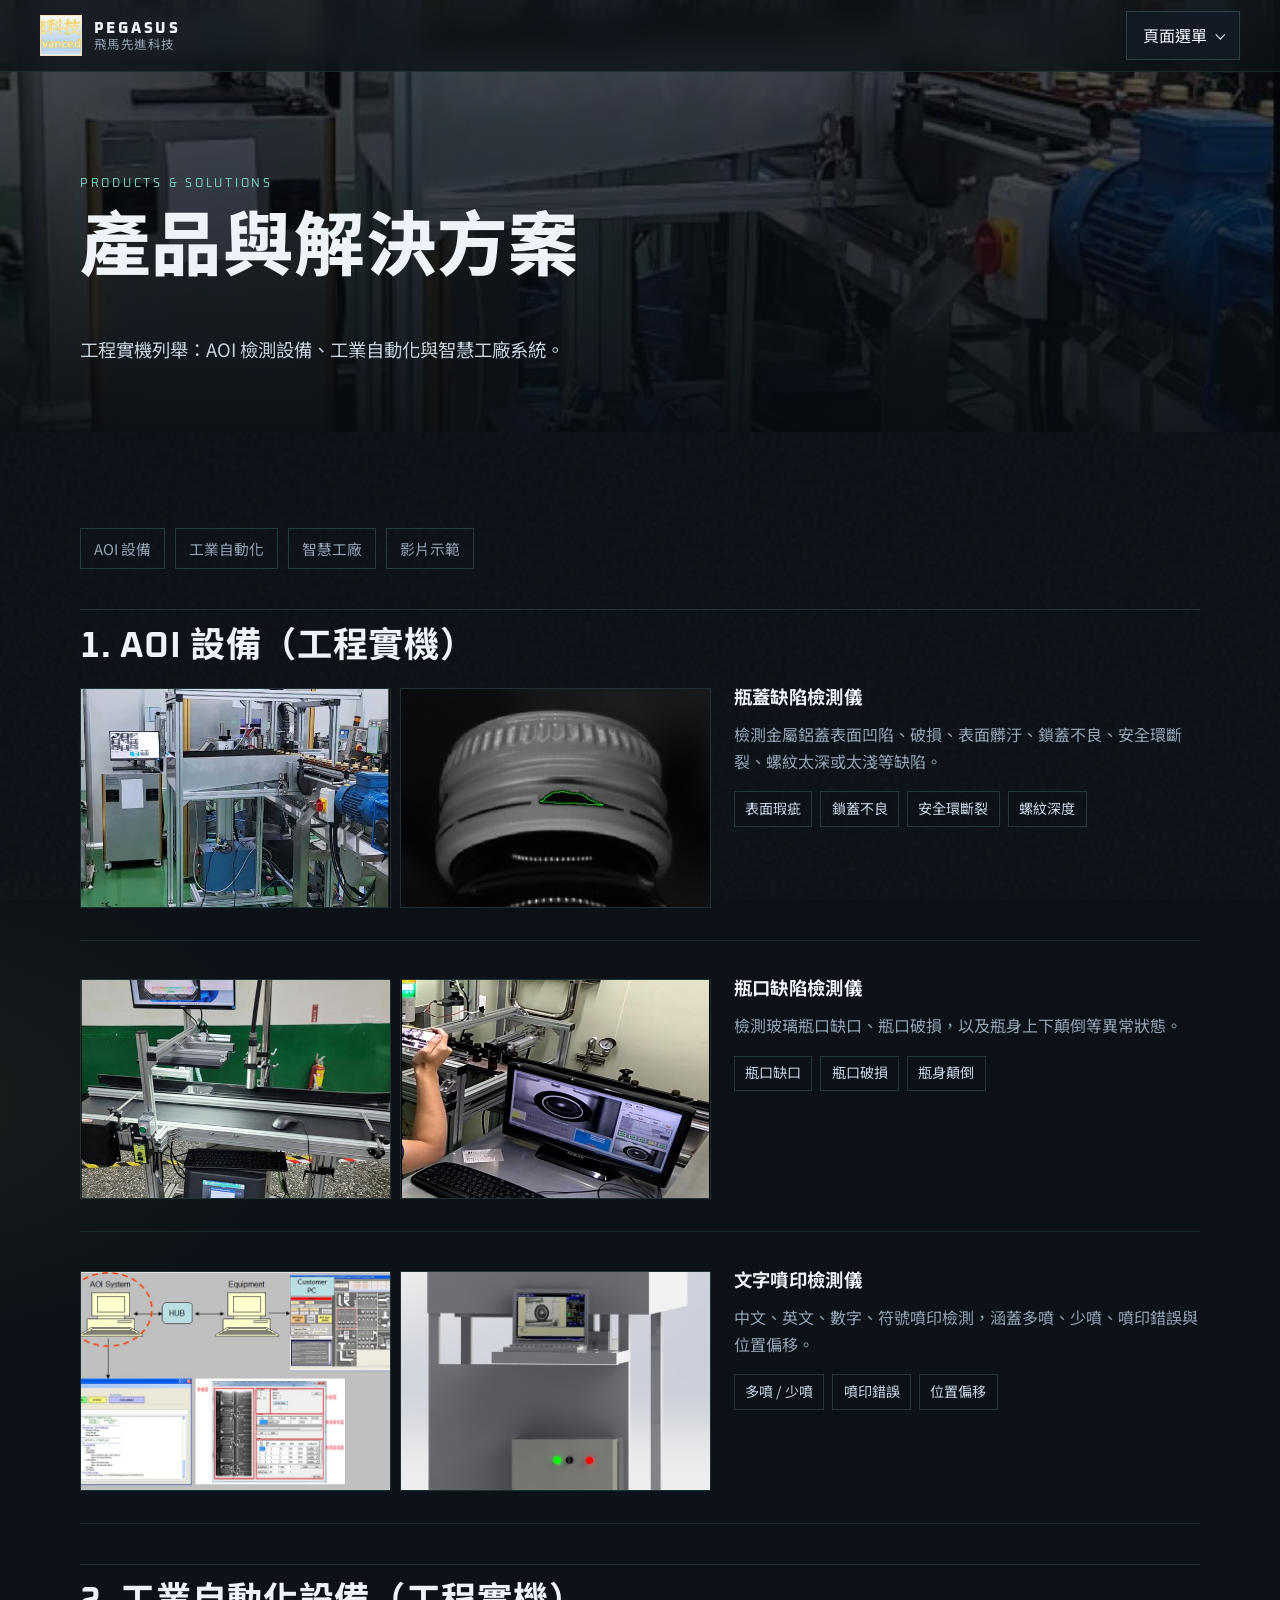
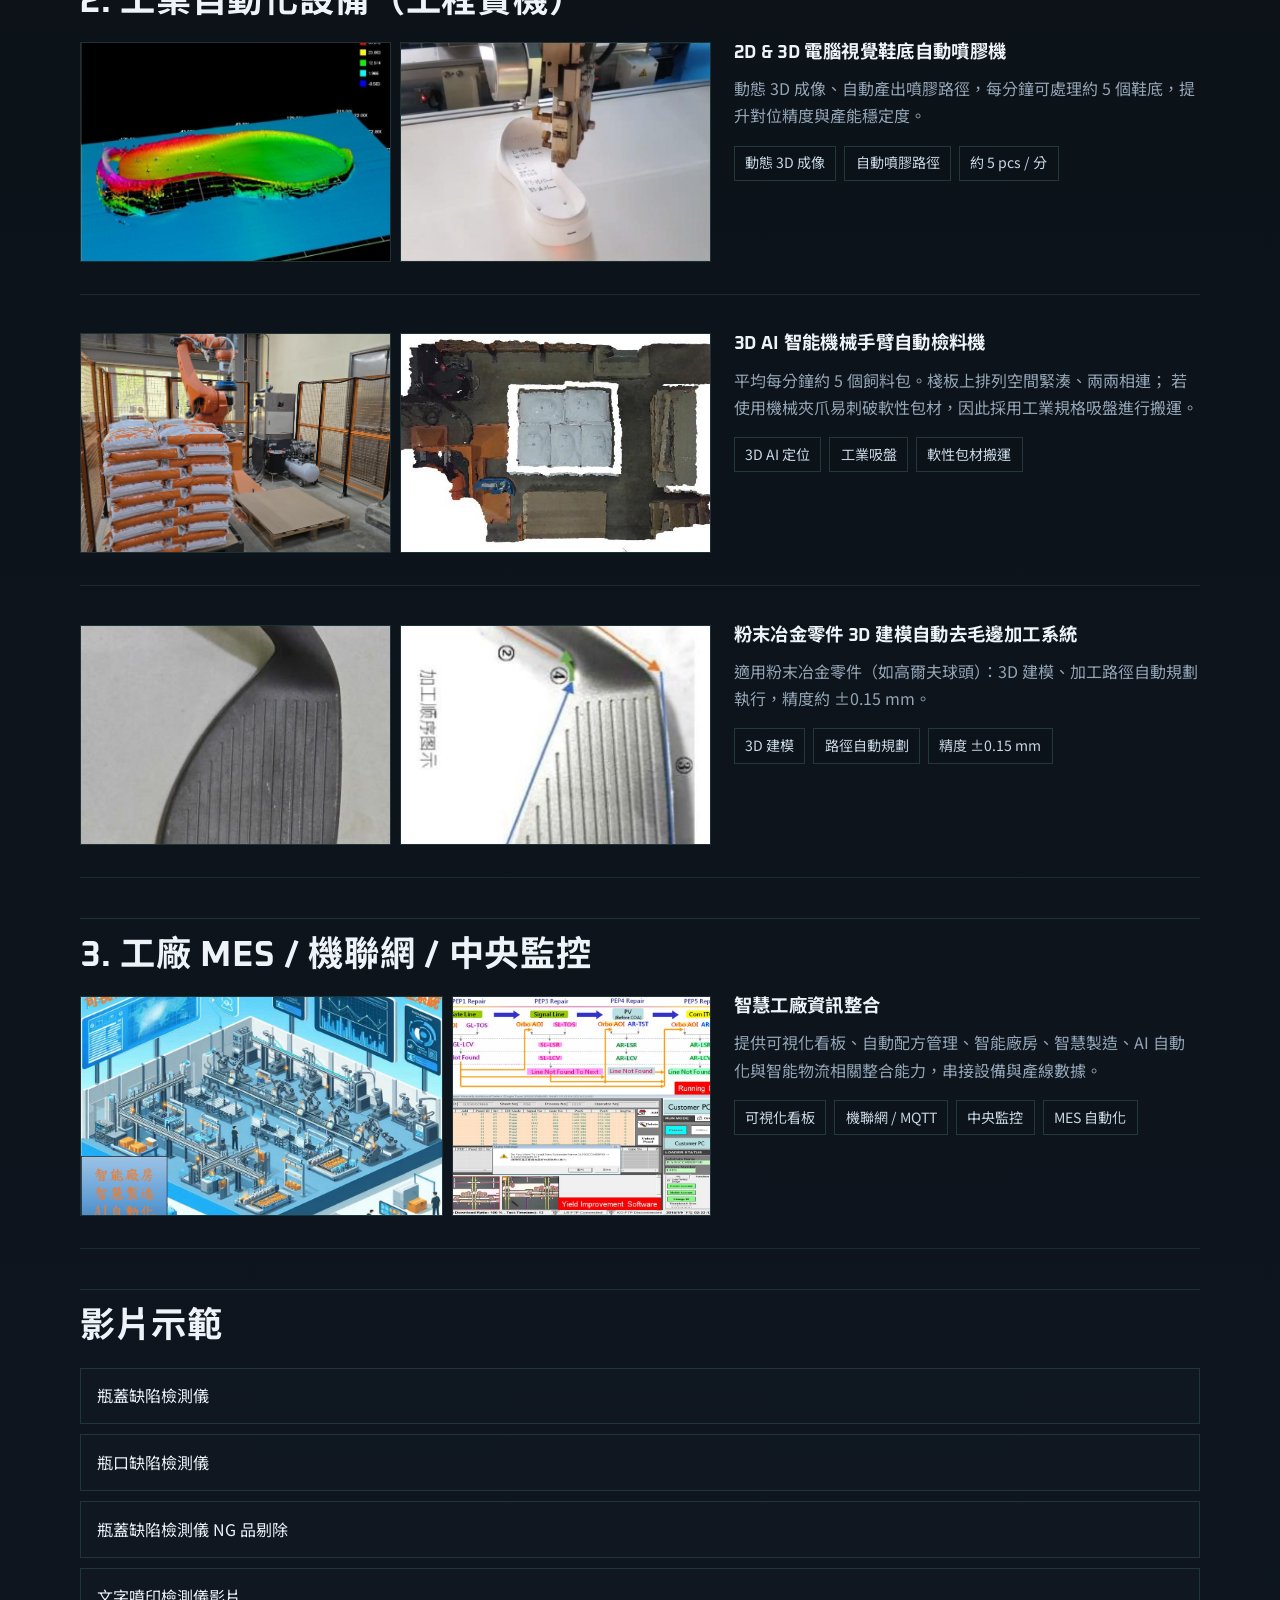
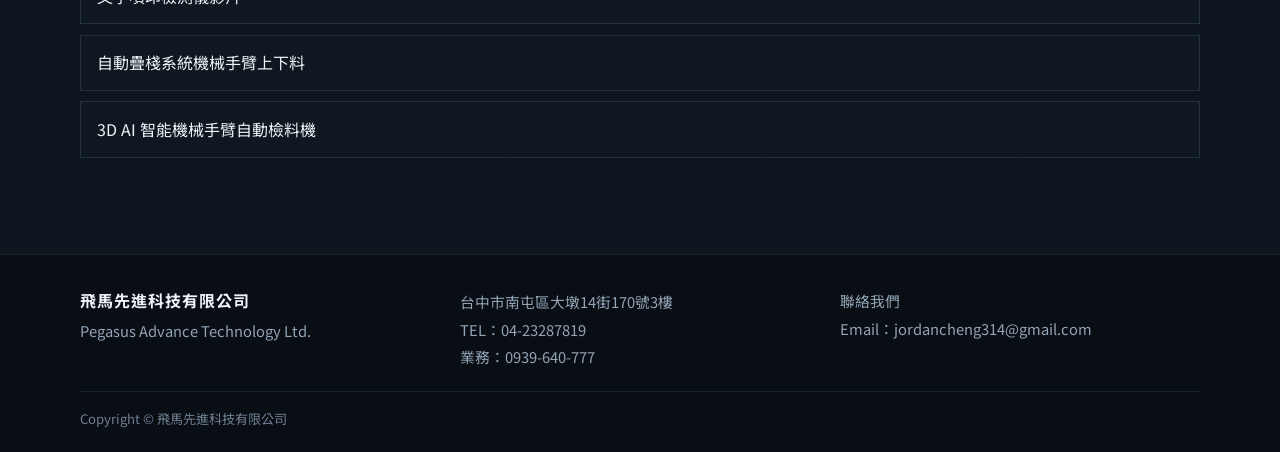
<file: services.html>
<!DOCTYPE html>
<html lang="zh-Hant">
<head>
  <meta charset="UTF-8" />
  <meta name="viewport" content="width=device-width, initial-scale=1.0" />
  <title>產品與解決方案｜飛馬先進科技</title>
  <meta name="description" content="AOI 檢測設備、工業自動化、3D 視覺噴膠、機械手臂檢料、粉末冶金去毛邊、工廠 MES 與機聯網。" />
  <link rel="icon" href="images/pdf-p1-1.png" />
  <link rel="preconnect" href="https://fonts.googleapis.com" />
  <link rel="preconnect" href="https://fonts.gstatic.com" crossorigin />
  <link href="https://fonts.googleapis.com/css2?family=Noto+Sans+TC:wght@400;500;700&family=Oxanium:wght@500;700;800&display=swap" rel="stylesheet" />
  <link rel="stylesheet" href="css/style.css" />
</head>
<body data-page="services">
  <div class="noise" aria-hidden="true"></div>
  <header class="site-header">
    <a class="brand" href="index.html">
      <img class="brand-logo" src="images/pdf-p1-1.png" alt="飛馬先進科技" />
      <span class="brand-text">
        <span class="brand-en">PEGASUS</span>
        <span class="brand-zh">飛馬先進科技</span>
      </span>
    </a>
    <nav class="nav" aria-label="主要選單">
      <div class="nav-dropdown">
        <button class="nav-trigger" type="button" aria-expanded="false" aria-haspopup="true" aria-controls="page-menu">
          頁面選單
          <span class="chevron" aria-hidden="true"></span>
        </button>
        <ul class="nav-menu" id="page-menu" role="menu">
          <li role="none"><a role="menuitem" href="index.html">首頁</a></li>
          <li role="none"><a role="menuitem" href="about.html">關於我們</a></li>
          <li role="none"><a role="menuitem" href="services.html" class="is-active">產品與解決方案</a></li>
          <li role="none"><a role="menuitem" href="gallery.html">實績相簿</a></li>
          <li role="none"><a role="menuitem" href="contact.html">聯絡我們</a></li>
        </ul>
      </div>
    </nav>
  </header>

  <main>
    <section class="page-hero page-hero--photo">
      <img class="page-hero-img" src="images/pdf-p1-2.png" alt="AOI 自動化檢測設備" />
      <div class="page-hero-content">
        <p class="eyebrow">PRODUCTS &amp; SOLUTIONS</p>
        <h1>產品與解決方案</h1>
        <p class="lead">工程實機列舉：AOI 檢測設備、工業自動化與智慧工廠系統。</p>
      </div>
    </section>

    <section class="section">
      <div class="section-inner">
        <nav class="service-jump" aria-label="產品快速導覽">
          <a href="#aoi">AOI 設備</a>
          <a href="#automation">工業自動化</a>
          <a href="#mes">智慧工廠</a>
          <a href="#videos">影片示範</a>
        </nav>

        <h2 id="aoi" class="block-title">1. AOI 設備（工程實機）</h2>

        <article class="product" id="aoi-cap">
          <div class="product-media">
            <img src="images/pdf-p1-2.png" alt="瓶蓋缺陷檢測儀實機" />
            <img src="images/blog-11.jpg" alt="瓶蓋瑕疵檢測影像" />
          </div>
          <div class="product-body">
            <h3>瓶蓋缺陷檢測儀</h3>
            <p>檢測金屬鋁蓋表面凹陷、破損、表面髒汙、鎖蓋不良、安全環斷裂、螺紋太深或太淺等缺陷。</p>
            <ul class="tag-list">
              <li>表面瑕疵</li>
              <li>鎖蓋不良</li>
              <li>安全環斷裂</li>
              <li>螺紋深度</li>
            </ul>
          </div>
        </article>

        <article class="product" id="aoi-neck">
          <div class="product-media">
            <img src="images/pdf-p1-4.png" alt="瓶口缺陷檢測儀實機" />
            <img src="images/pdf-p1-3.png" alt="瓶口檢測作業畫面" />
          </div>
          <div class="product-body">
            <h3>瓶口缺陷檢測儀</h3>
            <p>檢測玻璃瓶口缺口、瓶口破損，以及瓶身上下顛倒等異常狀態。</p>
            <ul class="tag-list">
              <li>瓶口缺口</li>
              <li>瓶口破損</li>
              <li>瓶身顛倒</li>
            </ul>
          </div>
        </article>

        <article class="product" id="aoi-print">
          <div class="product-media">
            <img src="images/blog-07.jpg" alt="AOI 檢測軟體介面" />
            <img src="images/blog-04.jpg" alt="VENUS 視覺檢測系統" />
          </div>
          <div class="product-body">
            <h3>文字噴印檢測儀</h3>
            <p>中文、英文、數字、符號噴印檢測，涵蓋多噴、少噴、噴印錯誤與位置偏移。</p>
            <ul class="tag-list">
              <li>多噴 / 少噴</li>
              <li>噴印錯誤</li>
              <li>位置偏移</li>
            </ul>
          </div>
        </article>

        <h2 id="automation" class="block-title">2. 工業自動化設備（工程實機）</h2>

        <article class="product" id="glue">
          <div class="product-media">
            <img src="images/pdf-p1-5.png" alt="鞋底 3D 點雲成像" />
            <img src="images/pdf-p1-6.png" alt="鞋底自動噴膠製程" />
          </div>
          <div class="product-body">
            <h3>2D &amp; 3D 電腦視覺鞋底自動噴膠機</h3>
            <p>動態 3D 成像、自動產出噴膠路徑，每分鐘可處理約 5 個鞋底，提升對位精度與產能穩定度。</p>
            <ul class="tag-list">
              <li>動態 3D 成像</li>
              <li>自動噴膠路徑</li>
              <li>約 5 pcs / 分</li>
            </ul>
          </div>
        </article>

        <article class="product" id="robot">
          <div class="product-media">
            <img src="images/pdf-p2-1.png" alt="3D AI 智能機械手臂自動檢料機" />
            <img src="images/pdf-p2-2.png" alt="機械手臂檢料細節" />
          </div>
          <div class="product-body">
            <h3>3D AI 智能機械手臂自動檢料機</h3>
            <p>
              平均每分鐘約 5 個飼料包。棧板上排列空間緊湊、兩兩相連；
              若使用機械夾爪易刺破軟性包材，因此採用工業規格吸盤進行搬運。
            </p>
            <ul class="tag-list">
              <li>3D AI 定位</li>
              <li>工業吸盤</li>
              <li>軟性包材搬運</li>
            </ul>
          </div>
        </article>

        <article class="product" id="deburr">
          <div class="product-media">
            <img src="images/pdf-p2-6.png" alt="粉末冶金高爾夫球頭零件" />
            <img src="images/pdf-p2-7.png" alt="粉末冶金零件" />
          </div>
          <div class="product-body">
            <h3>粉末冶金零件 3D 建模自動去毛邊加工系統</h3>
            <p>適用粉末冶金零件（如高爾夫球頭）：3D 建模、加工路徑自動規劃執行，精度約 ±0.15 mm。</p>
            <ul class="tag-list">
              <li>3D 建模</li>
              <li>路徑自動規劃</li>
              <li>精度 ±0.15 mm</li>
            </ul>
          </div>
        </article>

        <h2 id="mes" class="block-title">3. 工廠 MES / 機聯網 / 中央監控</h2>

        <article class="product" id="mes-detail">
          <div class="product-media product-media--wide">
            <img src="images/pdf-p3-1.png" alt="智能廠房與 MES 可視化看板" />
            <img src="images/blog-06.jpg" alt="線上系統畫面" />
          </div>
          <div class="product-body">
            <h3>智慧工廠資訊整合</h3>
            <p>提供可視化看板、自動配方管理、智能廠房、智慧製造、AI 自動化與智能物流相關整合能力，串接設備與產線數據。</p>
            <ul class="tag-list">
              <li>可視化看板</li>
              <li>機聯網 / MQTT</li>
              <li>中央監控</li>
              <li>MES 自動化</li>
            </ul>
          </div>
        </article>

        <div class="video-block" id="videos">
          <h2 class="block-title">影片示範</h2>
          <ul class="video-list">
            <li>
              <a href="https://www.youtube.com/shorts/6FhlJ8CbUiE" target="_blank" rel="noopener noreferrer">瓶蓋缺陷檢測儀</a>
            </li>
            <li>
              <a href="https://www.youtube.com/shorts/vmOaXxlmRoI" target="_blank" rel="noopener noreferrer">瓶口缺陷檢測儀</a>
            </li>
            <li>
              <a href="https://www.youtube.com/shorts/BknGfoDwMJ0" target="_blank" rel="noopener noreferrer">瓶蓋缺陷檢測儀 NG 品剔除</a>
            </li>
            <li>
              <a href="https://drive.google.com/file/d/1DJKIN3GRs5n3skvurAN8ZNZEIh3gixJT/view?usp=drive_link" target="_blank" rel="noopener noreferrer">文字噴印檢測儀影片</a>
            </li>
            <li>
              <a href="https://drive.google.com/file/d/1EN7dbrhuEPmnYgsZ-3eBgY0OwC20rITS/view?usp=drive_link" target="_blank" rel="noopener noreferrer">自動疊棧系統機械手臂上下料</a>
            </li>
            <li>
              <a href="https://drive.google.com/file/d/1IALbZBAZbnkny68LWk6PWjEwa-FOH0Vs/view?usp=sharing" target="_blank" rel="noopener noreferrer">3D AI 智能機械手臂自動檢料機</a>
            </li>
          </ul>
        </div>
      </div>
    </section>
  </main>

  <footer class="site-footer">
    <div class="footer-inner">
      <div>
        <strong>飛馬先進科技有限公司</strong>
        <p>Pegasus Advance Technology Ltd.</p>
      </div>
      <div>
        <p>台中市南屯區大墩14街170號3樓</p>
        <p>TEL：04-23287819</p>
        <p>業務：0939-640-777</p>
      </div>
      <div>
        <a href="contact.html">聯絡我們</a>
        <p>Email：jordancheng314@gmail.com</p>
      </div>
    </div>
    <p class="copyright">Copyright © 飛馬先進科技有限公司</p>
  </footer>

  <script src="js/main.js"></script>
</body>
</html>
</file>
<file: css/style.css>
:root {
  --bg: #0c1218;
  --bg-elevated: #131b24;
  --ink: #edf3f8;
  --muted: #93a4b5;
  --line: rgba(125, 211, 196, 0.22);
  --accent: #7dd3c4;
  --accent-strong: #4fd1b8;
  --amber: #e8b86d;
  --header-h: 72px;
  --max: 1120px;
  --font-display: "Oxanium", "Noto Sans TC", sans-serif;
  --font-body: "Noto Sans TC", sans-serif;
  --ease: cubic-bezier(0.22, 1, 0.36, 1);
}

*,
*::before,
*::after {
  box-sizing: border-box;
}

html {
  scroll-behavior: smooth;
}

body {
  margin: 0;
  min-height: 100vh;
  font-family: var(--font-body);
  color: var(--ink);
  background:
    radial-gradient(1200px 600px at 80% -10%, rgba(79, 209, 184, 0.12), transparent 55%),
    radial-gradient(900px 500px at -10% 30%, rgba(232, 184, 109, 0.08), transparent 50%),
    linear-gradient(180deg, #0a1016 0%, var(--bg) 40%, #0e1620 100%);
  line-height: 1.7;
}

img {
  max-width: 100%;
  display: block;
}

a {
  color: var(--accent);
  text-decoration: none;
}

a:hover {
  color: var(--accent-strong);
}

h1,
h2,
h3 {
  font-family: var(--font-display);
  line-height: 1.2;
  letter-spacing: 0.02em;
  margin: 0 0 0.6em;
}

h1 {
  font-size: clamp(2.4rem, 6vw, 4.4rem);
  font-weight: 800;
}

h2 {
  font-size: clamp(1.6rem, 3vw, 2.2rem);
  font-weight: 700;
}

h3 {
  font-size: 1.15rem;
  font-weight: 700;
}

p {
  margin: 0 0 1em;
  color: var(--muted);
}

strong {
  color: var(--ink);
  font-weight: 700;
}

.noise {
  pointer-events: none;
  position: fixed;
  inset: 0;
  z-index: 0;
  opacity: 0.035;
  background-image: url("data:image/svg+xml,%3Csvg viewBox='0 0 200 200' xmlns='http://www.w3.org/2000/svg'%3E%3Cfilter id='n'%3E%3CfeTurbulence type='fractalNoise' baseFrequency='0.85' numOctaves='3' stitchTiles='stitch'/%3E%3C/filter%3E%3Crect width='100%25' height='100%25' filter='url(%23n)'/%3E%3C/svg%3E");
}

.site-header,
main,
.site-footer {
  position: relative;
  z-index: 1;
}

.site-header {
  position: fixed;
  inset: 0 0 auto;
  height: var(--header-h);
  display: flex;
  align-items: center;
  justify-content: space-between;
  padding: 0 clamp(1rem, 4vw, 2.5rem);
  background: rgba(12, 18, 24, 0.78);
  backdrop-filter: blur(14px);
  border-bottom: 1px solid rgba(125, 211, 196, 0.12);
  z-index: 50;
}

.brand {
  display: flex;
  align-items: center;
  gap: 0.75rem;
  color: var(--ink);
  min-width: 0;
}

.brand:hover {
  color: var(--ink);
}

.brand-logo {
  width: 2.6rem;
  height: 2.6rem;
  object-fit: cover;
  border: 1px solid rgba(232, 184, 109, 0.45);
  background: #fff;
}

.brand-text {
  display: flex;
  flex-direction: column;
  line-height: 1.15;
}

.brand-en {
  font-family: var(--font-display);
  font-weight: 800;
  letter-spacing: 0.18em;
  font-size: 0.95rem;
}

.brand-zh {
  font-size: 0.78rem;
  color: var(--muted);
  letter-spacing: 0.12em;
}

.nav-dropdown {
  position: relative;
}

.nav-trigger {
  display: inline-flex;
  align-items: center;
  gap: 0.55rem;
  border: 1px solid var(--line);
  background: rgba(19, 27, 36, 0.9);
  color: var(--ink);
  font: inherit;
  padding: 0.65rem 1rem;
  cursor: pointer;
  transition: border-color 0.25s var(--ease), background 0.25s var(--ease);
}

.nav-trigger:hover,
.nav-dropdown.is-open .nav-trigger {
  border-color: var(--accent);
  background: rgba(79, 209, 184, 0.08);
}

.chevron {
  width: 0.45rem;
  height: 0.45rem;
  border-right: 1.5px solid currentColor;
  border-bottom: 1.5px solid currentColor;
  transform: rotate(45deg) translateY(-1px);
  transition: transform 0.25s var(--ease);
}

.nav-dropdown.is-open .chevron {
  transform: rotate(225deg) translateY(-1px);
}

.nav-menu {
  position: absolute;
  right: 0;
  top: calc(100% + 0.5rem);
  min-width: 12.5rem;
  margin: 0;
  padding: 0.4rem;
  list-style: none;
  background: #121a23;
  border: 1px solid var(--line);
  box-shadow: 0 18px 40px rgba(0, 0, 0, 0.35);
  opacity: 0;
  visibility: hidden;
  transform: translateY(-6px);
  transition: opacity 0.2s var(--ease), transform 0.2s var(--ease), visibility 0.2s;
}

.nav-dropdown.is-open .nav-menu {
  opacity: 1;
  visibility: visible;
  transform: translateY(0);
}

.nav-menu a {
  display: block;
  padding: 0.7rem 0.85rem;
  color: var(--muted);
  transition: color 0.2s, background 0.2s;
}

.nav-menu a:hover,
.nav-menu a.is-active {
  color: var(--ink);
  background: rgba(125, 211, 196, 0.1);
}

.hero {
  min-height: 100vh;
  padding-top: var(--header-h);
}

.carousel {
  position: relative;
  min-height: calc(100vh - var(--header-h));
  overflow: hidden;
}

.carousel-track {
  position: relative;
  min-height: inherit;
}

.slide {
  position: absolute;
  inset: 0;
  display: grid;
  align-items: end;
  opacity: 0;
  visibility: hidden;
  transition: opacity 0.8s var(--ease), visibility 0.8s;
}

.slide.is-active {
  opacity: 1;
  visibility: visible;
  z-index: 1;
}

.slide-visual {
  position: absolute;
  inset: 0;
  overflow: hidden;
}

.slide-visual img {
  width: 100%;
  height: 100%;
  object-fit: cover;
  transform: scale(1.06);
  transition: transform 7s linear;
  filter: brightness(0.72) saturate(1.05);
}

.slide.is-active .slide-visual img {
  transform: scale(1);
}

.slide-visual::after {
  content: "";
  position: absolute;
  inset: 0;
  background:
    linear-gradient(180deg, rgba(8, 12, 18, 0.25) 0%, rgba(8, 12, 18, 0.2) 40%, rgba(8, 12, 18, 0.88) 100%),
    linear-gradient(90deg, rgba(8, 12, 18, 0.55), transparent 55%);
}

.slide-content {
  position: relative;
  z-index: 2;
  width: min(var(--max), calc(100% - 2rem));
  margin: 0 auto 5.5rem;
  padding: 0 0.25rem;
  animation: riseIn 0.9s var(--ease) both;
}

.eyebrow {
  font-family: var(--font-display);
  font-size: 0.78rem;
  letter-spacing: 0.22em;
  color: var(--accent);
  margin-bottom: 0.85rem;
  text-transform: uppercase;
}

.lead {
  max-width: 36rem;
  font-size: clamp(1rem, 2vw, 1.15rem);
  color: #c5d2de;
}

.cta-row {
  display: flex;
  flex-wrap: wrap;
  gap: 0.75rem;
  margin-top: 1.5rem;
}

.btn {
  display: inline-flex;
  align-items: center;
  justify-content: center;
  min-height: 2.75rem;
  padding: 0.7rem 1.25rem;
  border: 1px solid transparent;
  font-family: var(--font-display);
  font-weight: 700;
  letter-spacing: 0.06em;
  transition: transform 0.2s var(--ease), background 0.2s, border-color 0.2s, color 0.2s;
}

.btn:hover {
  transform: translateY(-1px);
}

.btn-primary {
  background: linear-gradient(135deg, var(--accent-strong), #2f9f8e);
  color: #061018;
}

.btn-primary:hover {
  color: #061018;
  background: linear-gradient(135deg, #8fe0d2, var(--accent-strong));
}

.btn-ghost {
  border-color: var(--line);
  color: var(--ink);
  background: rgba(12, 18, 24, 0.35);
}

.btn-ghost:hover {
  border-color: var(--accent);
  color: var(--accent);
}

.carousel-controls {
  position: absolute;
  z-index: 3;
  left: 50%;
  bottom: 1.6rem;
  transform: translateX(-50%);
  display: flex;
  align-items: center;
  gap: 0.85rem;
}

.carousel-btn {
  width: 2.4rem;
  height: 2.4rem;
  border: 1px solid var(--line);
  background: rgba(12, 18, 24, 0.65);
  color: var(--ink);
  font-size: 1.4rem;
  line-height: 1;
  cursor: pointer;
  transition: border-color 0.2s, background 0.2s;
}

.carousel-btn:hover {
  border-color: var(--accent);
  background: rgba(79, 209, 184, 0.12);
}

.carousel-dots {
  display: flex;
  gap: 0.45rem;
}

.carousel-dots button {
  width: 0.55rem;
  height: 0.55rem;
  border: 0;
  border-radius: 0;
  padding: 0;
  background: rgba(237, 243, 248, 0.28);
  cursor: pointer;
  transition: background 0.2s, transform 0.2s;
}

.carousel-dots button.is-active {
  background: var(--accent);
  transform: scaleX(1.8);
}

.carousel-progress {
  position: absolute;
  left: 0;
  right: 0;
  bottom: 0;
  height: 2px;
  background: rgba(237, 243, 248, 0.08);
  z-index: 3;
}

.carousel-progress span {
  display: block;
  height: 100%;
  width: 0;
  background: linear-gradient(90deg, var(--amber), var(--accent));
}

.carousel-progress.is-running span {
  animation: progressFill 6s linear;
}

.section {
  padding: clamp(3.5rem, 8vw, 6rem) 0;
}

.section-inner {
  width: min(var(--max), calc(100% - 2rem));
  margin: 0 auto;
}

.section-desc {
  max-width: 40rem;
  margin-bottom: 2.2rem;
}

.section-alt {
  background: rgba(19, 27, 36, 0.45);
  border-block: 1px solid rgba(125, 211, 196, 0.1);
}

.section-focus {
  border-top: 1px solid rgba(125, 211, 196, 0.1);
}

.pillars {
  list-style: none;
  margin: 0;
  padding: 0;
  display: grid;
  grid-template-columns: repeat(2, 1fr);
  gap: 1.25rem;
}

.pillars li {
  display: grid;
  grid-template-columns: 140px 1fr;
  gap: 1rem;
  align-items: center;
  border-top: 1px solid rgba(125, 211, 196, 0.14);
  padding-top: 1.1rem;
}

.pillars img {
  width: 140px;
  height: 100px;
  object-fit: cover;
  border: 1px solid rgba(125, 211, 196, 0.18);
}

.photo-strip {
  display: grid;
  grid-template-columns: repeat(3, 1fr);
  gap: 0.85rem;
  margin-top: 1.5rem;
}

.photo-tile {
  position: relative;
  overflow: hidden;
  color: #fff;
  min-height: 180px;
  border: 1px solid rgba(125, 211, 196, 0.14);
}

.photo-tile img {
  width: 100%;
  height: 100%;
  min-height: 180px;
  object-fit: cover;
  transition: transform 0.5s var(--ease);
  filter: brightness(0.78);
}

.photo-tile:hover img {
  transform: scale(1.05);
  filter: brightness(0.9);
}

.photo-tile span {
  position: absolute;
  left: 0.85rem;
  bottom: 0.75rem;
  font-family: var(--font-display);
  font-weight: 700;
  letter-spacing: 0.04em;
  text-shadow: 0 2px 10px rgba(0, 0, 0, 0.65);
}

.capability-list {
  list-style: none;
  margin: 0;
  padding: 0;
  display: grid;
  gap: 1.25rem;
}

.capability-list li {
  display: grid;
  grid-template-columns: auto 1fr;
  gap: 1.25rem;
  padding: 1.4rem 0;
  border-top: 1px solid rgba(125, 211, 196, 0.14);
}

.capability-list li:last-child {
  border-bottom: 1px solid rgba(125, 211, 196, 0.14);
}

.cap-index {
  font-family: var(--font-display);
  font-weight: 700;
  color: var(--amber);
  letter-spacing: 0.08em;
  padding-top: 0.2rem;
}

.signal-panel {
  display: flex;
  flex-wrap: wrap;
  align-items: end;
  justify-content: space-between;
  gap: 1.5rem;
  padding: clamp(1.5rem, 4vw, 2.4rem);
  border: 1px solid var(--line);
  background:
    linear-gradient(135deg, rgba(79, 209, 184, 0.08), transparent 45%),
    rgba(19, 27, 36, 0.7);
}

.page-hero {
  position: relative;
  min-height: 48vh;
  display: grid;
  align-items: end;
  padding: calc(var(--header-h) + 2rem) 0 3rem;
  overflow: hidden;
}

.page-hero--photo .page-hero-img {
  position: absolute;
  inset: 0;
  width: 100%;
  height: 100%;
  object-fit: cover;
  filter: brightness(0.55) saturate(1.05);
}

.page-hero--photo::after {
  content: "";
  position: absolute;
  inset: 0;
  background: linear-gradient(180deg, rgba(8, 12, 18, 0.25), rgba(8, 12, 18, 0.88));
}

.page-hero-content {
  position: relative;
  z-index: 1;
  width: min(var(--max), calc(100% - 2rem));
  margin: 0 auto;
  animation: riseIn 0.8s var(--ease) both;
}

.prose-block p {
  max-width: 48rem;
  font-size: 1.05rem;
}

.about-grid {
  display: grid;
  grid-template-columns: 1.1fr 0.9fr;
  gap: 2rem;
  align-items: center;
}

.about-figure {
  margin: 0;
}

.about-figure img {
  width: 100%;
  height: 320px;
  object-fit: cover;
  border: 1px solid rgba(125, 211, 196, 0.18);
}

.about-figure figcaption {
  margin-top: 0.6rem;
  color: var(--muted);
  font-size: 0.9rem;
}

.duo-photos {
  display: grid;
  grid-template-columns: 1fr 1fr;
  gap: 0.85rem;
}

.duo-photos img {
  width: 100%;
  height: 280px;
  object-fit: cover;
  border: 1px solid rgba(125, 211, 196, 0.16);
}

.info-grid {
  display: grid;
  grid-template-columns: repeat(auto-fit, minmax(220px, 1fr));
  gap: 1.25rem 1.5rem;
  margin: 1.5rem 0 0;
}

.info-grid--stack {
  grid-template-columns: 1fr;
}

.info-grid div {
  padding-top: 0.85rem;
  border-top: 1px solid rgba(125, 211, 196, 0.16);
}

.info-grid dt {
  font-family: var(--font-display);
  font-size: 0.78rem;
  letter-spacing: 0.14em;
  color: var(--accent);
  margin-bottom: 0.35rem;
}

.info-grid dd {
  margin: 0;
  color: var(--ink);
}

.service-jump {
  display: flex;
  flex-wrap: wrap;
  gap: 0.65rem;
  margin-bottom: 2rem;
}

.service-jump a {
  border: 1px solid var(--line);
  color: var(--muted);
  padding: 0.45rem 0.8rem;
  font-size: 0.92rem;
  transition: color 0.2s, border-color 0.2s, background 0.2s;
}

.service-jump a:hover {
  color: var(--ink);
  border-color: var(--accent);
  background: rgba(125, 211, 196, 0.08);
}

.block-title {
  margin: 2.5rem 0 1.2rem;
  padding-top: 1rem;
  border-top: 1px solid rgba(125, 211, 196, 0.16);
}

.product {
  display: grid;
  grid-template-columns: 1.15fr 0.85fr;
  gap: 1.4rem;
  margin-bottom: 2.4rem;
  padding-bottom: 2rem;
  border-bottom: 1px solid rgba(125, 211, 196, 0.12);
}

.product-media {
  display: grid;
  grid-template-columns: 1fr 1fr;
  gap: 0.55rem;
}

.product-media--wide {
  grid-template-columns: 1.4fr 1fr;
}

.product-media img {
  width: 100%;
  height: 220px;
  object-fit: cover;
  border: 1px solid rgba(125, 211, 196, 0.16);
}

.tag-list {
  display: flex;
  flex-wrap: wrap;
  gap: 0.5rem;
  list-style: none;
  margin: 1rem 0 0;
  padding: 0;
}

.tag-list li {
  border: 1px solid rgba(125, 211, 196, 0.2);
  color: #c9d7e4;
  padding: 0.3rem 0.65rem;
  font-size: 0.88rem;
  background: rgba(12, 18, 24, 0.35);
}

.video-list {
  list-style: none;
  margin: 0;
  padding: 0;
  display: grid;
  gap: 0.65rem;
}

.video-list a {
  display: block;
  padding: 0.85rem 1rem;
  border: 1px solid rgba(125, 211, 196, 0.16);
  color: var(--ink);
  background: rgba(19, 27, 36, 0.55);
  transition: border-color 0.2s, background 0.2s;
}

.video-list a:hover {
  border-color: var(--accent);
  background: rgba(79, 209, 184, 0.08);
}

.gallery-grid {
  display: grid;
  grid-template-columns: repeat(4, 1fr);
  gap: 0.75rem;
}

.gallery-item {
  position: relative;
  padding: 0;
  border: 1px solid rgba(125, 211, 196, 0.14);
  background: transparent;
  cursor: pointer;
  overflow: hidden;
  text-align: left;
  color: #fff;
}

.gallery-item img {
  width: 100%;
  height: 160px;
  object-fit: cover;
  transition: transform 0.45s var(--ease), filter 0.45s;
  filter: brightness(0.82);
}

.gallery-item:hover img {
  transform: scale(1.05);
  filter: brightness(0.95);
}

.gallery-item span {
  position: absolute;
  left: 0.6rem;
  bottom: 0.55rem;
  font-size: 0.82rem;
  font-family: var(--font-display);
  text-shadow: 0 2px 8px rgba(0, 0, 0, 0.7);
}

.lightbox {
  position: fixed;
  inset: 0;
  z-index: 100;
  background: rgba(4, 8, 12, 0.92);
  display: grid;
  place-items: center;
  padding: 2rem;
}

.lightbox[hidden] {
  display: none;
}

.lightbox img {
  max-width: min(1100px, 92vw);
  max-height: 85vh;
  object-fit: contain;
  border: 1px solid rgba(125, 211, 196, 0.25);
}

.lightbox-close {
  position: absolute;
  top: 1rem;
  right: 1rem;
  width: 2.5rem;
  height: 2.5rem;
  border: 1px solid var(--line);
  background: rgba(12, 18, 24, 0.8);
  color: var(--ink);
  font-size: 1.6rem;
  cursor: pointer;
}

.contact-layout {
  display: grid;
  grid-template-columns: 1.3fr 1fr;
  gap: 2rem;
}

.contact-aside {
  padding: 1.5rem;
  border: 1px solid var(--line);
  background: rgba(19, 27, 36, 0.65);
  align-self: start;
}

.contact-photo {
  width: 100%;
  height: 180px;
  object-fit: cover;
  margin-top: 1.25rem;
  border: 1px solid rgba(125, 211, 196, 0.16);
}

.site-footer {
  border-top: 1px solid rgba(125, 211, 196, 0.12);
  padding: 2rem 0 1.4rem;
  background: rgba(8, 12, 18, 0.75);
}

.footer-inner {
  width: min(var(--max), calc(100% - 2rem));
  margin: 0 auto 1.2rem;
  display: grid;
  grid-template-columns: repeat(3, 1fr);
  gap: 1.25rem;
}

.footer-inner p,
.footer-inner a {
  color: var(--muted);
  margin: 0.15rem 0;
  font-size: 0.92rem;
}

.footer-inner strong {
  font-family: var(--font-display);
  letter-spacing: 0.06em;
}

.copyright {
  width: min(var(--max), calc(100% - 2rem));
  margin: 0 auto;
  padding-top: 1rem;
  border-top: 1px solid rgba(125, 211, 196, 0.1);
  color: #6f8091;
  font-size: 0.82rem;
}

@keyframes riseIn {
  from {
    opacity: 0;
    transform: translateY(18px);
  }
  to {
    opacity: 1;
    transform: translateY(0);
  }
}

@keyframes progressFill {
  from {
    width: 0;
  }
  to {
    width: 100%;
  }
}

@media (max-width: 960px) {
  .pillars,
  .photo-strip,
  .gallery-grid,
  .product,
  .about-grid,
  .duo-photos,
  .contact-layout,
  .product-media,
  .product-media--wide {
    grid-template-columns: 1fr;
  }

  .pillars li {
    grid-template-columns: 110px 1fr;
  }

  .gallery-grid {
    grid-template-columns: repeat(2, 1fr);
  }

  .photo-strip {
    grid-template-columns: repeat(2, 1fr);
  }

  .footer-inner {
    grid-template-columns: 1fr;
  }

  .slide-content {
    margin-bottom: 6.5rem;
  }

  h1 {
    font-size: clamp(2rem, 9vw, 3rem);
  }
}

@media (prefers-reduced-motion: reduce) {
  html {
    scroll-behavior: auto;
  }

  *,
  *::before,
  *::after {
    animation-duration: 0.01ms !important;
    animation-iteration-count: 1 !important;
    transition-duration: 0.01ms !important;
  }
}
</file>
